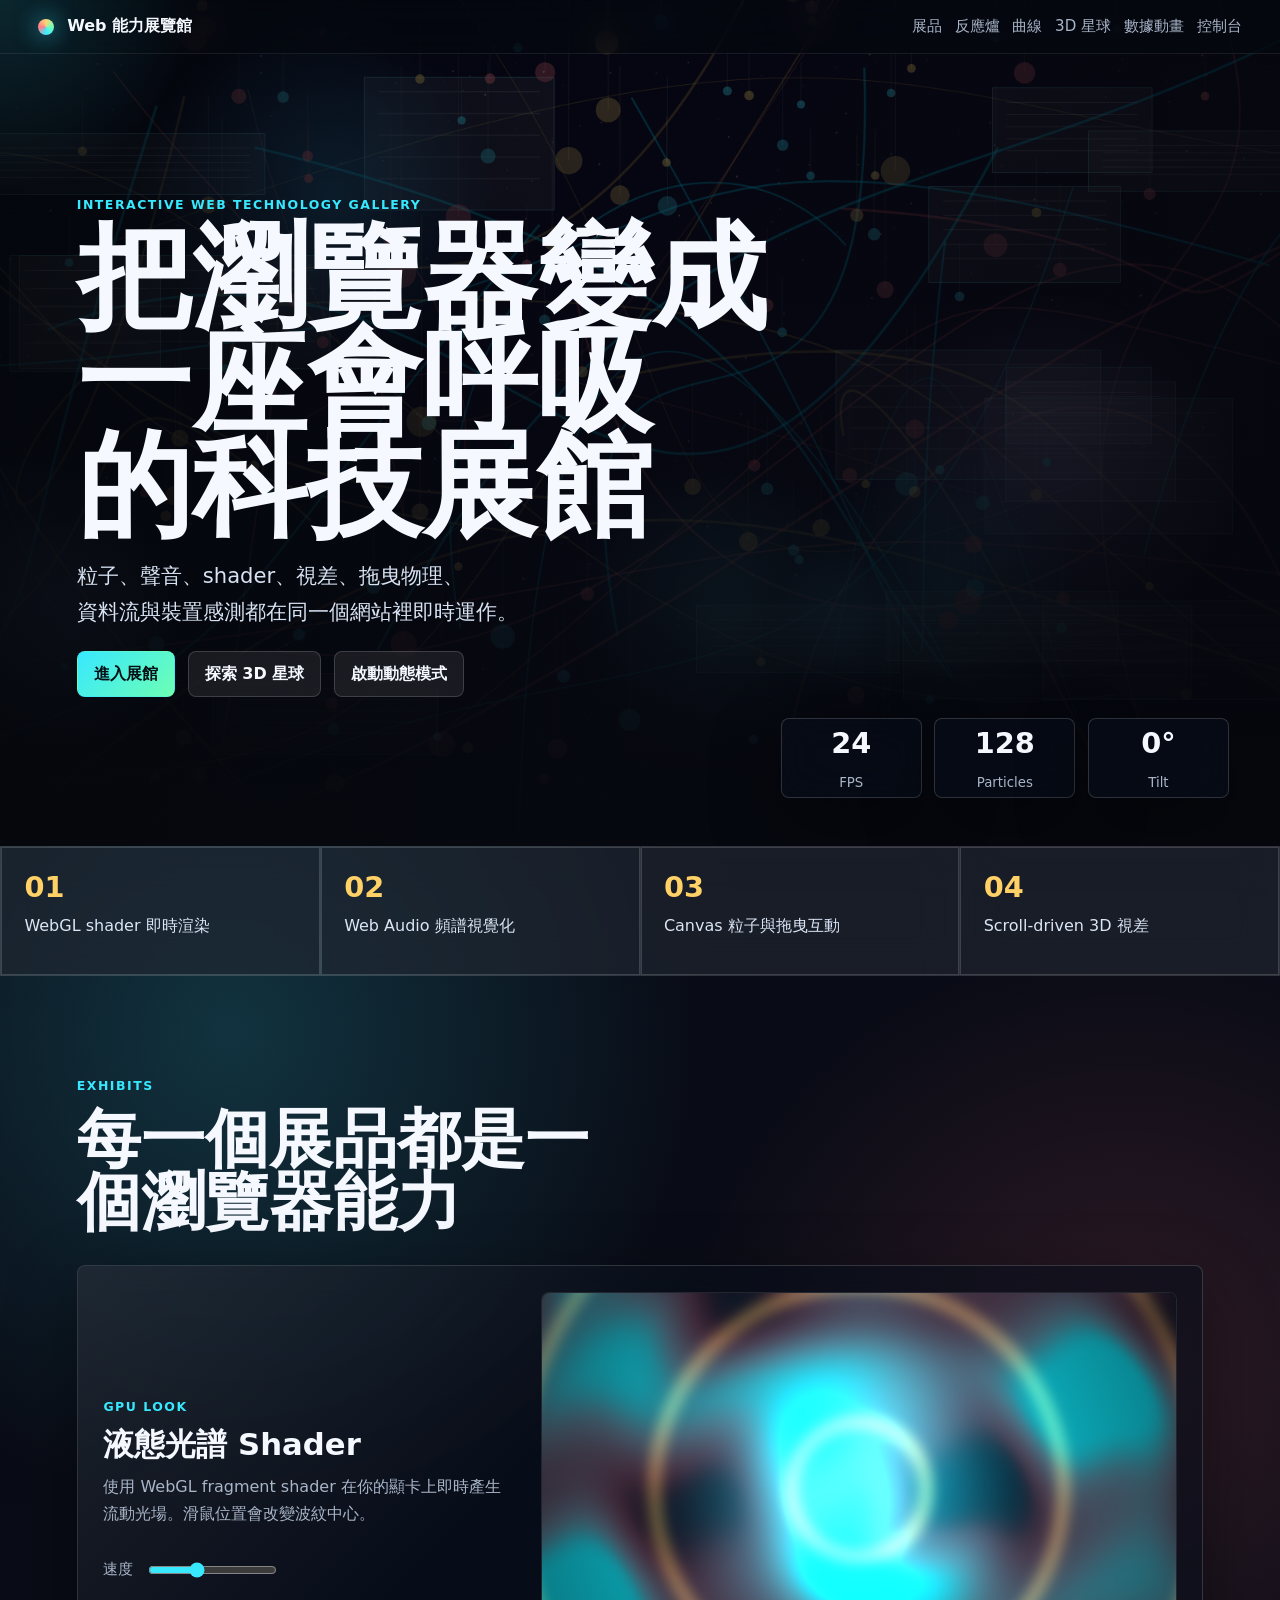
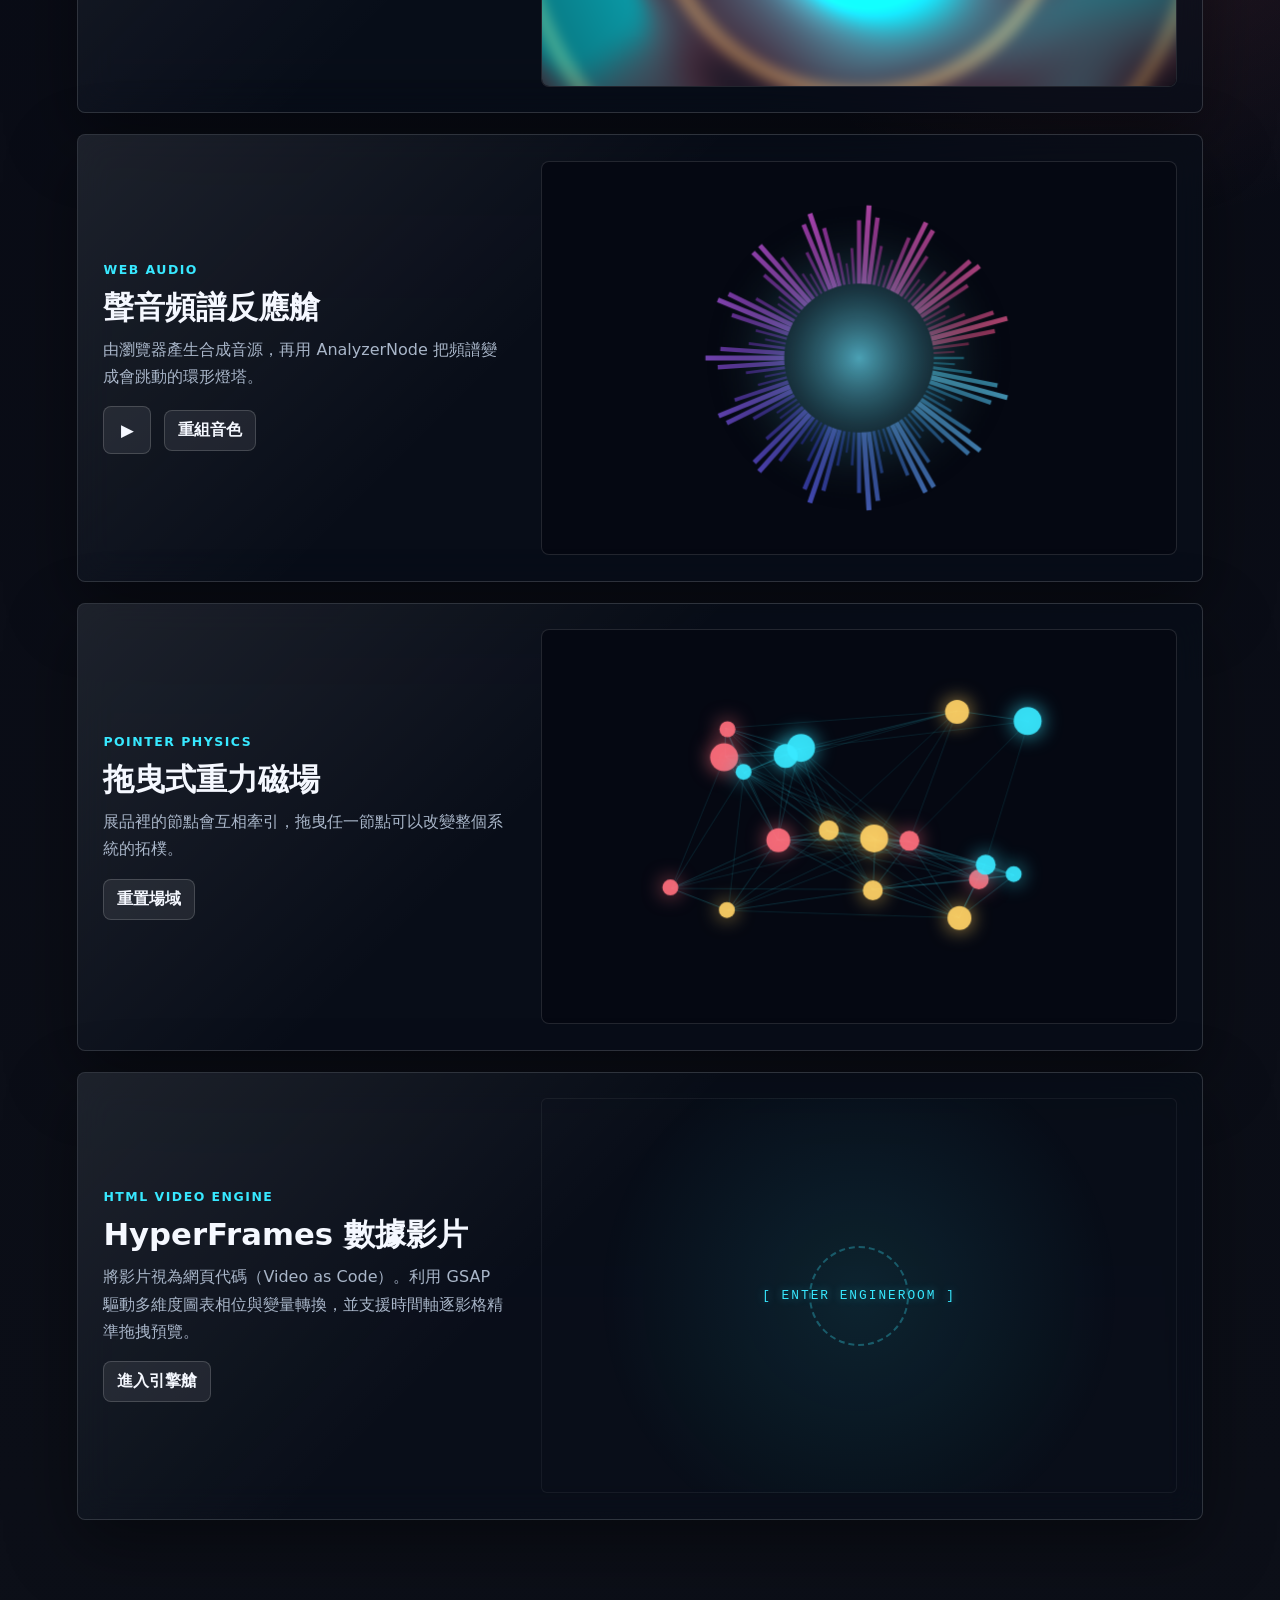
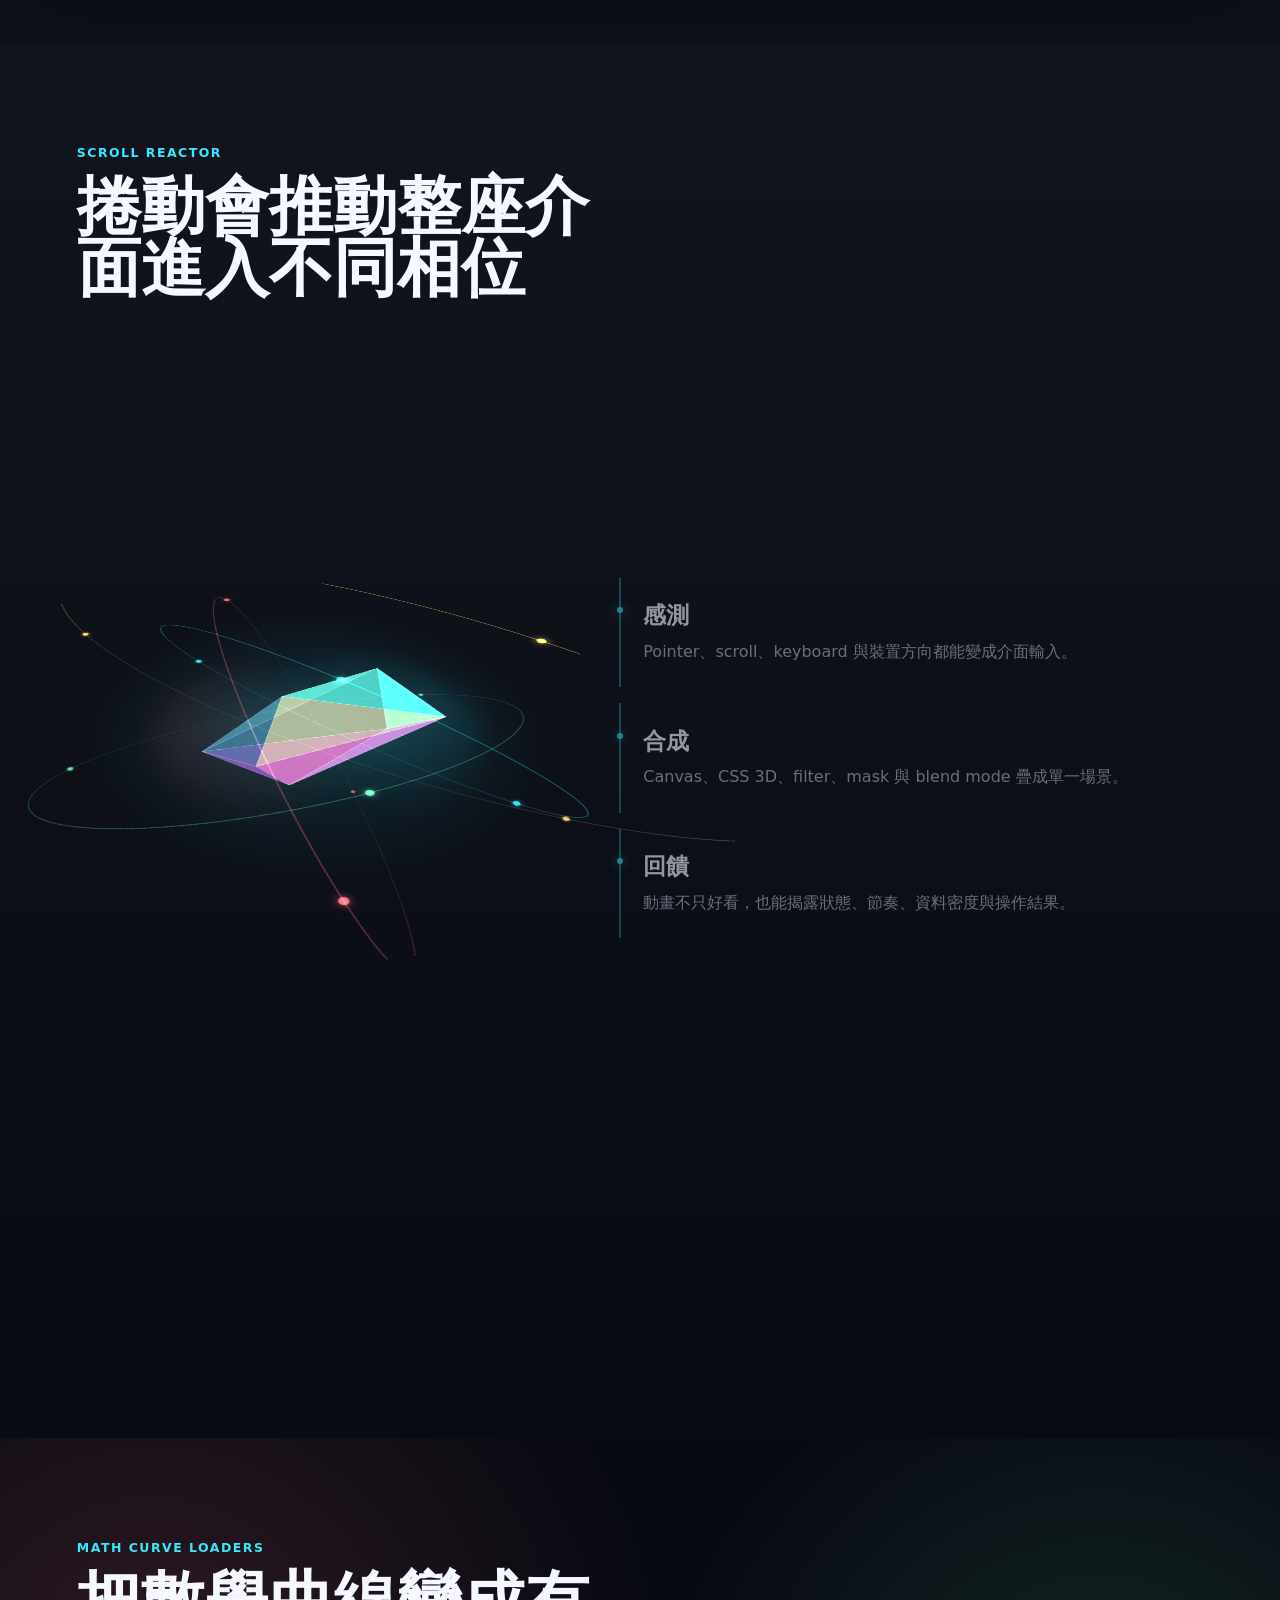
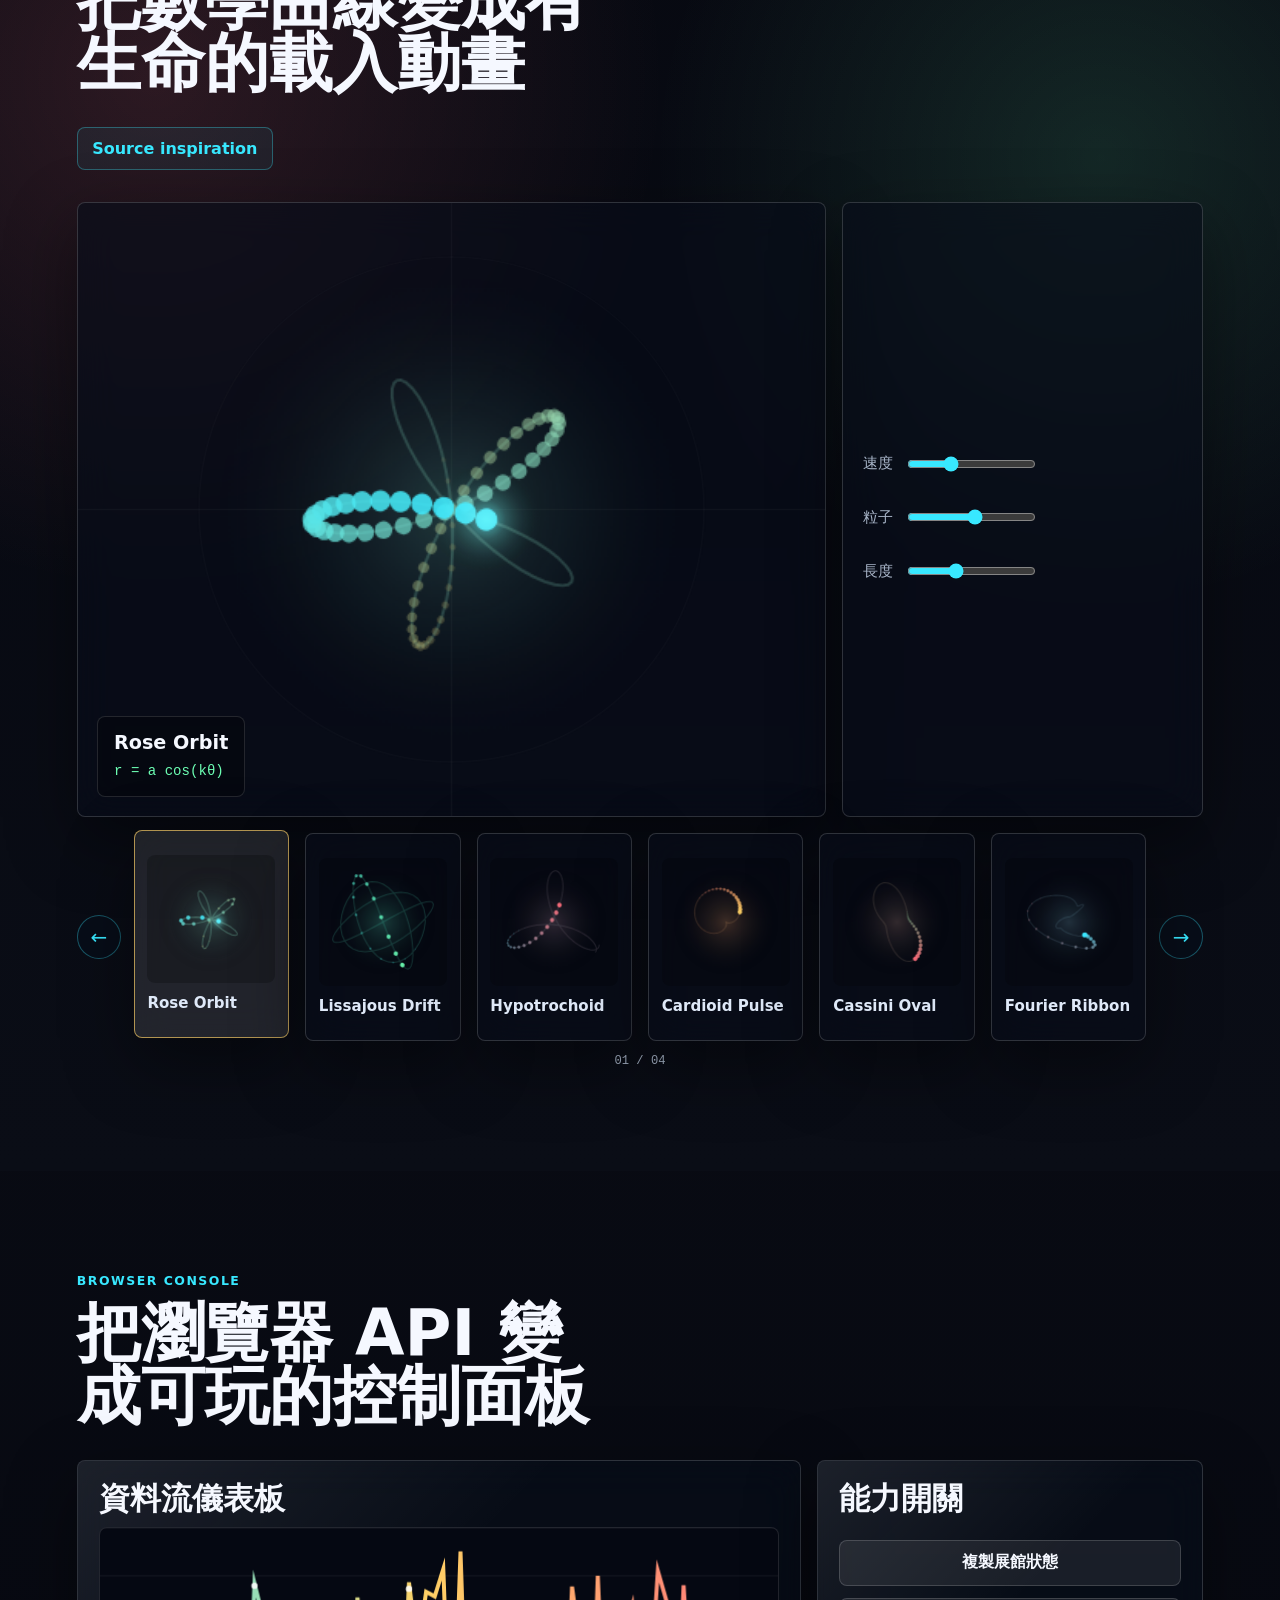
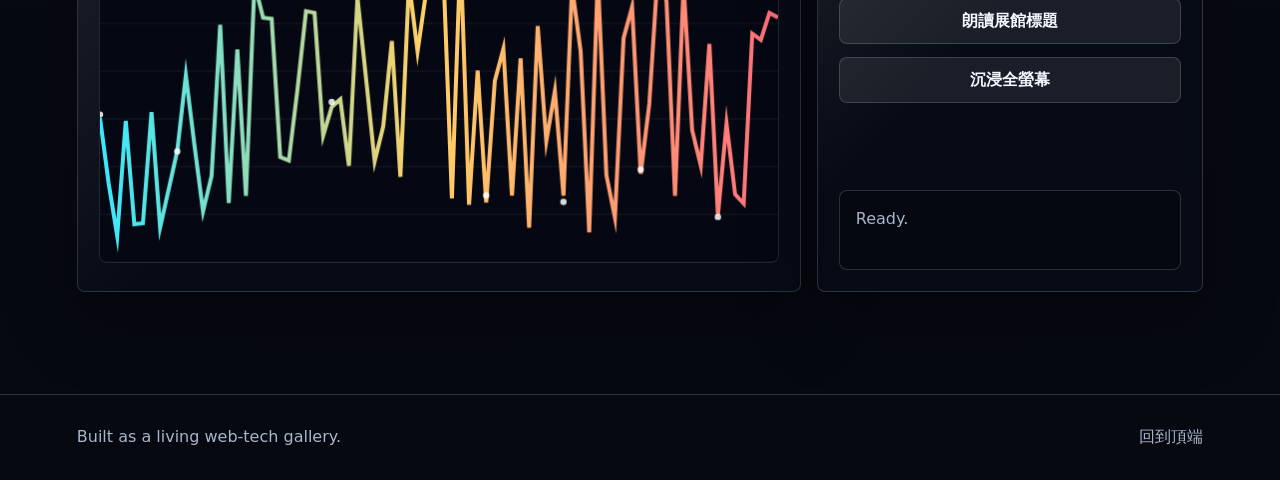
<file: index.html>
<!doctype html>
<html lang="zh-Hant">
  <head>
    <meta charset="utf-8">
    <meta name="viewport" content="width=device-width, initial-scale=1">
    <title>Web 能力展覽館</title>
    <meta name="description" content="一座展示現代網頁互動、視覺與瀏覽器能力的高科技展覽館。">
    <link rel="stylesheet" href="styles.css?v=20260618-curve-gallery-2">
  </head>
  <body>
    <div class="cursor-light" aria-hidden="true"></div>
    <header class="site-header">
      <a class="brand" href="#top" aria-label="回到首頁">
        <span class="brand-mark"></span>
        <span>Web 能力展覽館</span>
      </a>
      <nav class="nav-links" aria-label="主要導覽">
        <a href="#lab">展品</a>
        <a href="#reactor">反應爐</a>
        <a href="#curves">曲線</a>
        <a href="messenger/">3D 星球</a>
        <a href="hyperframes/">數據動畫</a>
        <a href="#console">控制台</a>
      </nav>
    </header>

    <main id="top">
      <section class="hero" aria-labelledby="hero-title">
        <img class="hero-image" src="assets/hero-lab.png" alt="未來感數位展館背景">
        <canvas id="starfield" class="hero-canvas" aria-hidden="true"></canvas>
        <div class="hero-overlay"></div>
        <div class="hero-content">
          <p class="eyebrow">Interactive Web Technology Gallery</p>
          <h1 id="hero-title">把瀏覽器變成<br>一座會呼吸<br>的科技展館</h1>
          <p class="hero-copy">粒子、聲音、shader、視差、拖曳物理、<br>資料流與裝置感測都在同一個網站裡即時運作。</p>
          <div class="hero-actions">
            <a class="button primary" href="#lab">進入展館</a>
            <a class="button ghost" href="messenger/">探索 3D 星球</a>
            <button class="button ghost" id="toggle-motion" type="button">啟動動態模式</button>
          </div>
        </div>
        <div class="hero-instruments" aria-label="即時狀態">
          <div><span id="fps">60</span><small>FPS</small></div>
          <div><span id="nodes">128</span><small>Particles</small></div>
          <div><span id="tilt">0°</span><small>Tilt</small></div>
        </div>
      </section>

      <section class="intro-band" aria-label="展示能力摘要">
        <div class="metric"><b>01</b><span>WebGL shader 即時渲染</span></div>
        <div class="metric"><b>02</b><span>Web Audio 頻譜視覺化</span></div>
        <div class="metric"><b>03</b><span>Canvas 粒子與拖曳互動</span></div>
        <div class="metric"><b>04</b><span>Scroll-driven 3D 視差</span></div>
      </section>

      <section id="lab" class="gallery" aria-labelledby="gallery-title">
        <div class="section-heading">
          <p class="eyebrow">Exhibits</p>
          <h2 id="gallery-title">每一個展品都是一個瀏覽器能力</h2>
        </div>

        <article class="exhibit shader-exhibit">
          <div class="exhibit-copy">
            <span class="tag">GPU Look</span>
            <h3>液態光譜 Shader</h3>
            <p>使用 WebGL fragment shader 在你的顯卡上即時產生流動光場。滑鼠位置會改變波紋中心。</p>
            <div class="control-row">
              <label for="shader-speed">速度</label>
              <input id="shader-speed" type="range" min="0.2" max="2.4" value="1.0" step="0.1">
            </div>
          </div>
          <canvas id="shader-canvas" class="shader-canvas" aria-label="即時 WebGL shader 展示"></canvas>
        </article>

        <article class="exhibit audio-exhibit">
          <div class="exhibit-copy">
            <span class="tag">Web Audio</span>
            <h3>聲音頻譜反應艙</h3>
            <p>由瀏覽器產生合成音源，再用 AnalyzerNode 把頻譜變成會跳動的環形燈塔。</p>
            <div class="button-row">
              <button class="icon-button" id="audio-toggle" type="button" aria-label="播放或暫停聲音">▶</button>
              <button class="button compact" id="random-tone" type="button">重組音色</button>
            </div>
          </div>
          <canvas id="audio-canvas" class="audio-canvas" aria-label="音訊頻譜視覺化"></canvas>
        </article>

        <article class="exhibit physics-exhibit">
          <div class="exhibit-copy">
            <span class="tag">Pointer Physics</span>
            <h3>拖曳式重力磁場</h3>
            <p>展品裡的節點會互相牽引，拖曳任一節點可以改變整個系統的拓樸。</p>
            <div class="button-row">
              <button class="button compact" id="reset-physics" type="button">重置場域</button>
            </div>
          </div>
          <canvas id="physics-canvas" class="physics-canvas" aria-label="可拖曳物理節點展示"></canvas>
        </article>

        <article class="exhibit video-exhibit">
          <div class="exhibit-copy">
            <span class="tag">HTML Video Engine</span>
            <h3>HyperFrames 數據影片</h3>
            <p>將影片視為網頁代碼（Video as Code）。利用 GSAP 驅動多維度圖表相位與變量轉換，並支援時間軸逐影格精準拖拽預覽。</p>
            <div class="button-row">
              <a class="button compact" href="hyperframes/">進入引擎艙</a>
            </div>
          </div>
          <div class="video-preview-canvas" style="background: radial-gradient(circle at center, rgba(56, 232, 255, 0.1) 0%, transparent 70%); display: grid; place-items: center; border-radius: 6px; border: 1px solid rgba(255,255,255,0.06); position: relative; overflow: hidden; min-height: 200px; width: 100%;">
            <div class="preview-glow-ring" style="width: 100px; height: 100px; border-radius: 50%; border: 2px dashed rgba(56, 232, 255, 0.3); animation: rotateMark 15s linear infinite; position: absolute;"></div>
            <a href="hyperframes/" style="position: absolute; font-family: 'JetBrains Mono', monospace; font-size: 0.8rem; letter-spacing: 2px; color: var(--cyan); text-shadow: 0 0 10px rgba(56, 232, 255, 0.4);">[ ENTER ENGINEROOM ]</a>
          </div>
        </article>
      </section>

      <section id="reactor" class="reactor" aria-labelledby="reactor-title">
        <div class="section-heading">
          <p class="eyebrow">Scroll Reactor</p>
          <h2 id="reactor-title">捲動會推動整座介面進入不同相位</h2>
        </div>
        <div class="reactor-grid">
          <div class="orbital-stage" aria-hidden="true">
            <div class="reactor-viewport">
              <canvas id="reactor-3d-canvas" class="reactor-3d-canvas" aria-hidden="true"></canvas>
              <div class="energy-core">
                <span class="core-shell"></span>
                <span class="core-facet facet-a"></span>
                <span class="core-facet facet-b"></span>
                <span class="core-facet facet-c"></span>
                <span class="core-spark spark-a"></span>
                <span class="core-spark spark-b"></span>
                <span class="core-spark spark-c"></span>
              </div>
              <span class="ring ring-a"></span>
              <span class="ring ring-b"></span>
              <span class="ring ring-c"></span>
              <span class="ring ring-d"></span>
              <span class="reactor-beam beam-a"></span>
              <span class="reactor-beam beam-b"></span>
              <span class="reactor-beam beam-c"></span>
            </div>
          </div>
          <div class="timeline">
            <div class="timeline-item">
              <b>感測</b>
              <span>Pointer、scroll、keyboard 與裝置方向都能變成介面輸入。</span>
            </div>
            <div class="timeline-item">
              <b>合成</b>
              <span>Canvas、CSS 3D、filter、mask 與 blend mode 疊成單一場景。</span>
            </div>
            <div class="timeline-item">
              <b>回饋</b>
              <span>動畫不只好看，也能揭露狀態、節奏、資料密度與操作結果。</span>
            </div>
          </div>
        </div>
      </section>

      <section id="curves" class="curve-lab" aria-labelledby="curve-title">
        <div class="section-heading curve-heading">
          <div>
            <p class="eyebrow">Math Curve Loaders</p>
            <h2 id="curve-title">把數學曲線變成有生命的載入動畫</h2>
            <a class="source-link" href="https://paidax01.github.io/math-curve-loaders/" target="_blank" rel="noreferrer">Source inspiration</a>
          </div>
        </div>
        <div class="curve-lab-grid">
          <div class="curve-stage">
            <canvas id="curve-main" class="curve-main" aria-label="數學曲線載入動畫主展示"></canvas>
            <div class="curve-readout">
              <b id="curve-name">Rose Orbit</b>
              <code id="curve-formula">r = a cos(kθ)</code>
            </div>
          </div>
          <div class="curve-controls">
            <div class="control-row">
              <label for="curve-speed">速度</label>
              <input id="curve-speed" type="range" min="0.35" max="2.4" value="1" step="0.05">
            </div>
            <div class="control-row">
              <label for="curve-particles">粒子</label>
              <input id="curve-particles" type="range" min="24" max="100" value="64" step="1">
            </div>
            <div class="control-row">
              <label for="curve-trail">長度</label>
              <input id="curve-trail" type="range" min="0.12" max="0.68" value="0.32" step="0.01">
            </div>
            <div class="curve-specific-controls" id="curve-specific-controls" hidden>
              <div class="curve-specific-heading">
                <span>Curve parameters</span>
                <button id="curve-params-reset" class="curve-reset-button" type="button" aria-label="重設曲線專屬參數" title="重設曲線專屬參數">↺</button>
              </div>
              <div class="curve-param-grid" id="curve-param-grid"></div>
            </div>
          </div>
        </div>
        <div class="curve-gallery">
          <button class="curve-page-button" id="curve-prev" type="button" aria-label="上一頁曲線" title="上一頁">←</button>
          <div class="curve-cards" aria-label="曲線載入器選擇">
            <button class="curve-card is-active" type="button" data-curve="rose">
              <canvas aria-hidden="true"></canvas>
              <span>Rose Orbit</span>
            </button>
            <button class="curve-card" type="button" data-curve="lissajous">
              <canvas aria-hidden="true"></canvas>
              <span>Lissajous Drift</span>
            </button>
            <button class="curve-card" type="button" data-curve="hypotrochoid">
              <canvas aria-hidden="true"></canvas>
              <span>Hypotrochoid</span>
            </button>
            <button class="curve-card" type="button" data-curve="cardioid">
              <canvas aria-hidden="true"></canvas>
              <span>Cardioid Pulse</span>
            </button>
            <button class="curve-card" type="button" data-curve="cassini">
              <canvas aria-hidden="true"></canvas>
              <span>Cassini Oval</span>
            </button>
            <button class="curve-card" type="button" data-curve="fourier">
              <canvas aria-hidden="true"></canvas>
              <span>Fourier Ribbon</span>
            </button>
          </div>
          <button class="curve-page-button" id="curve-next" type="button" aria-label="下一頁曲線" title="下一頁">→</button>
        </div>
        <div class="curve-page-status" id="curve-page-status" aria-live="polite">01 / 04</div>
      </section>

      <section id="console" class="console-section" aria-labelledby="console-title">
        <div class="section-heading">
          <p class="eyebrow">Browser Console</p>
          <h2 id="console-title">把瀏覽器 API 變成可玩的控制面板</h2>
        </div>
        <div class="console-grid">
          <div class="glass-panel">
            <h3>資料流儀表板</h3>
            <canvas id="data-canvas" class="data-canvas" aria-label="即時資料流圖表"></canvas>
          </div>
          <div class="glass-panel api-panel">
            <h3>能力開關</h3>
            <button class="button full" id="copy-report" type="button">複製展館狀態</button>
            <button class="button full" id="speak-title" type="button">朗讀展館標題</button>
            <button class="button full" id="fullscreen" type="button">沉浸全螢幕</button>
            <output id="api-output">Ready.</output>
          </div>
        </div>
      </section>
    </main>

    <footer class="site-footer">
      <span>Built as a living web-tech gallery.</span>
      <a href="#top">回到頂端</a>
    </footer>

    <script src="app.js?v=20260618-heart-wave-preset"></script>
  </body>
</html>
</file>
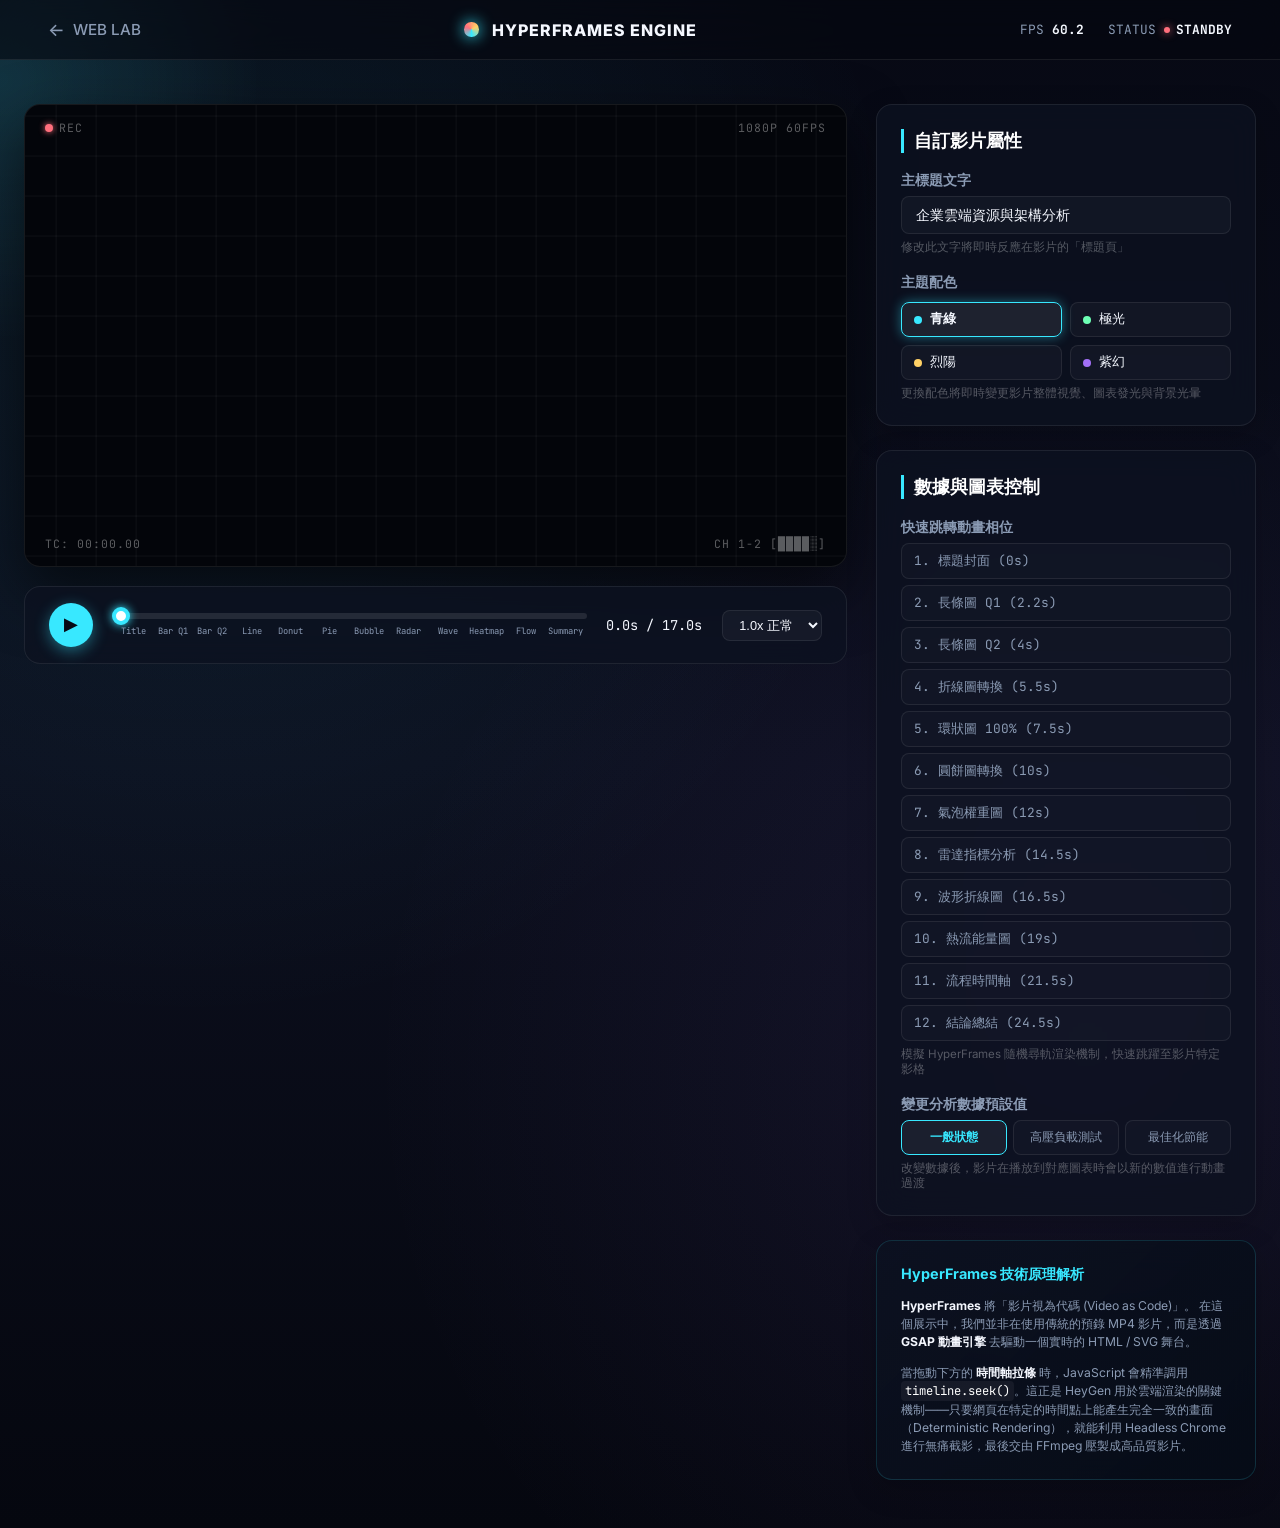
<file: hyperframes/index.html>
<!DOCTYPE html>
<html lang="zh-Hant">
<head>
  <meta charset="UTF-8">
  <meta name="viewport" content="width=device-width, initial-scale=1.0">
  <title>HyperFrames 數據影片引擎 | Web 能力展覽館</title>
  <link rel="stylesheet" href="styles.css?v=20260622">
  <link href="https://fonts.googleapis.com/css2?family=Inter:wght@400;500;600;700;800&family=JetBrains+Mono:wght@400;700&display=swap" rel="stylesheet">
</head>
<body class="theme-cyan">
  <!-- 背景發光特效 -->
  <div class="cursor-light" aria-hidden="true"></div>

  <!-- 頂部導覽列 -->
  <header class="site-header">
    <a class="back-link" href="../" aria-label="返回 Web 能力展覽館">
      <span class="back-arrow">←</span>
      <span class="back-text">WEB LAB</span>
    </a>
    <div class="brand">
      <span class="brand-mark"></span>
      <span>HYPERFRAMES ENGINE</span>
    </div>
    <div class="telemetry">
      <span>FPS <b id="fps-counter">60.0</b></span>
      <span>STATUS <b class="status-indicator">STANDBY</b></span>
    </div>
  </header>

  <!-- 主區塊格行 -->
  <main class="engine-layout">
    <!-- 左側：影片播放器舞台 -->
    <section class="player-stage">
      <div class="player-frame">
        <!-- 模擬相機邊框與畫面標記 -->
        <div class="camera-ui overlay-top-left">REC</div>
        <div class="camera-ui overlay-top-right">1080P 60FPS</div>
        <div class="camera-ui overlay-bottom-left">TC: <span id="timecode-display">00:00.00</span></div>
        <div class="camera-ui overlay-bottom-right">CH 1-2 [████░]</div>

        <!-- 影片渲染舞台 (16:9 比例) -->
        <div class="stage-viewport" id="video-stage">
          <!-- 掃描格線背景 -->
          <div class="grid-bg"></div>

          <!-- 幻燈片/卡片元件 1: 標題頁 (0s - 2s) -->
          <div class="stage-slide active" id="slide-title" data-start="0" data-duration="2">
            <div class="title-slide-content">
              <span class="slide-tag">PROJECT BRIEFING</span>
              <h1 class="video-title" id="stage-main-title">企業雲端資源與架構分析</h1>
              <p class="slide-desc">Data Impact & System Transitions</p>
              <div class="decor-line"></div>
            </div>
          </div>

          <!-- 幻燈片/卡片元件 2: 數據圖表頁 (2s - 14s) -->
          <div class="stage-slide" id="slide-charts" data-start="2" data-duration="12">
            <!-- 頂部浮動標題 -->
            <div class="chart-header">
              <span class="chart-subtitle" id="stage-chart-subtitle">系統資源使用率分析</span>
              <h2 class="chart-title" id="stage-chart-title">動態圖表相位轉換</h2>
            </div>

            <!-- SVG 圖表舞台 -->
            <div class="chart-container">
              <svg id="chart-svg" viewBox="0 0 800 450" xmlns="http://www.w3.org/2000/svg">
                <!-- 漸變與發光濾鏡 -->
                <defs>
                  <linearGradient id="primary-grad" x1="0%" y1="100%" x2="0%" y2="0%">
                    <stop offset="0%" stop-color="var(--theme-primary)" stop-opacity="0.05" />
                    <stop offset="100%" stop-color="var(--theme-primary)" stop-opacity="0.6" />
                  </linearGradient>
                  <linearGradient id="secondary-grad" x1="0%" y1="100%" x2="0%" y2="0%">
                    <stop offset="0%" stop-color="var(--theme-secondary)" stop-opacity="0.05" />
                    <stop offset="100%" stop-color="var(--theme-secondary)" stop-opacity="0.6" />
                  </linearGradient>
                  <filter id="glow-effect" x="-20%" y="-20%" width="140%" height="140%">
                    <feGaussianBlur stdDeviation="6" result="blur" />
                    <feComposite in="SourceGraphic" in2="blur" operator="over" />
                  </filter>
                </defs>

                <!-- 背景格線與標籤 -->
                <g class="chart-grid">
                  <!-- Y 軸參考線 -->
                  <line x1="100" y1="50" x2="700" y2="50" stroke="var(--grid-line)" stroke-dasharray="4" />
                  <line x1="100" y1="130" x2="700" y2="130" stroke="var(--grid-line)" stroke-dasharray="4" />
                  <line x1="100" y1="210" x2="700" y2="210" stroke="var(--grid-line)" stroke-dasharray="4" />
                  <line x1="100" y1="290" x2="700" y2="290" stroke="var(--grid-line)" stroke-dasharray="4" />
                  <line x1="100" y1="370" x2="700" y2="370" stroke="var(--grid-line)" />

                  <!-- Y 軸標籤 -->
                  <text x="80" y="55" fill="var(--muted)" font-size="12" text-anchor="end" font-family="JetBrains Mono">100%</text>
                  <text x="80" y="135" fill="var(--muted)" font-size="12" text-anchor="end" font-family="JetBrains Mono">75%</text>
                  <text x="80" y="215" fill="var(--muted)" font-size="12" text-anchor="end" font-family="JetBrains Mono">50%</text>
                  <text x="80" y="295" fill="var(--muted)" font-size="12" text-anchor="end" font-family="JetBrains Mono">25%</text>
                  <text x="80" y="375" fill="var(--muted)" font-size="12" text-anchor="end" font-family="JetBrains Mono">0%</text>
                </g>

                <!-- X 軸標籤群組 -->
                <g id="x-axis-labels" fill="var(--muted)" font-size="12" font-family="JetBrains Mono" text-anchor="middle">
                  <text x="180" y="405">CPU</text>
                  <text x="300" y="405">Memory</text>
                  <text x="420" y="405">Storage</text>
                  <text x="540" y="405">Network</text>
                  <text x="660" y="405">GPU</text>
                </g>

                <!-- 1. 長條圖 (Bar Chart) 元件群組 -->
                <g id="bar-chart-group" filter="url(#glow-effect)">
                  <rect class="bar-rect" x="155" y="370" width="50" height="0" fill="url(#primary-grad)" rx="4" />
                  <rect class="bar-rect" x="275" y="370" width="50" height="0" fill="url(#primary-grad)" rx="4" />
                  <rect class="bar-rect" x="395" y="370" width="50" height="0" fill="url(#primary-grad)" rx="4" />
                  <rect class="bar-rect" x="515" y="370" width="50" height="0" fill="url(#primary-grad)" rx="4" />
                  <rect class="bar-rect" x="635" y="370" width="50" height="0" fill="url(#primary-grad)" rx="4" />
                </g>

                <!-- 2. 折線圖 (Line Chart) 元件群組 (路徑與點) -->
                <g id="line-chart-group">
                  <path id="line-path" fill="none" stroke="var(--theme-primary)" stroke-width="5" filter="url(#glow-effect)" stroke-linecap="round" stroke-linejoin="round" />
                  <g id="line-points" filter="url(#glow-effect)"></g>
                </g>

                <!-- 3. 圓餅/環狀圖 (Donut Chart) 元件群組 -->
                <g id="donut-chart-group" transform="translate(400, 210)" style="opacity: 0;">
                  <!-- 外圈環形軌道 -->
                  <circle cx="0" cy="0" r="120" fill="none" stroke="var(--grid-line)" stroke-width="24" />
                  <!-- 環狀數據段 (Donut segments) -->
                  <circle id="donut-seg-1" cx="0" cy="0" r="120" fill="none" stroke="var(--theme-primary)" stroke-width="26" filter="url(#glow-effect)" transform="rotate(-90)" stroke-dasharray="753.98" stroke-dashoffset="753.98" stroke-linecap="round" />
                  <circle id="donut-seg-2" cx="0" cy="0" r="120" fill="none" stroke="var(--theme-secondary)" stroke-width="26" filter="url(#glow-effect)" transform="rotate(-90)" stroke-dasharray="753.98" stroke-dashoffset="753.98" stroke-linecap="round" />
                  <circle id="donut-seg-3" cx="0" cy="0" r="120" fill="none" stroke="var(--theme-accent)" stroke-width="26" filter="url(#glow-effect)" transform="rotate(-90)" stroke-dasharray="753.98" stroke-dashoffset="753.98" stroke-linecap="round" />
                  <circle id="donut-seg-4" cx="0" cy="0" r="120" fill="none" stroke="rgba(163, 112, 247, 1)" stroke-width="26" filter="url(#glow-effect)" transform="rotate(-90)" stroke-dasharray="753.98" stroke-dashoffset="753.98" stroke-linecap="round" />
                  <circle id="donut-center-glow" cx="0" cy="0" r="90" fill="rgba(56, 232, 255, 0.03)" filter="url(#glow-effect)" />
                  <!-- 中心數值 HUD -->
                  <g id="donut-center-hud">
                    <rect id="donut-value-card" x="-76" y="-42" width="152" height="84" rx="12" />
                    <line class="donut-value-scan" x1="-54" y1="4" x2="54" y2="4" />
                    <text id="donut-label-value" x="0" y="-13" fill="var(--ink)" font-size="44" font-weight="900" text-anchor="middle" font-family="JetBrains Mono">88%</text>
                    <text id="donut-label-title" x="0" y="28" fill="var(--muted)" font-size="11" font-weight="700" text-anchor="middle" letter-spacing="1.4">AVG LOAD</text>
                  </g>
                </g>

                <!-- 4. 雷達圖 (Radar Chart) 元件群組 -->
                <g id="radar-chart-group" transform="translate(400, 210)" style="opacity: 0;">
                  <!-- 雷達背景多邊形 -->
                  <polygon points="0,-140 133,-43 82,113 -82,113 -133,-43" fill="none" stroke="var(--grid-line)" stroke-width="1.5" />
                  <polygon points="0,-105 100,-32 62,85 -62,85 -100,-32" fill="none" stroke="var(--grid-line)" stroke-dasharray="4" />
                  <polygon points="0,-70 67,-22 41,57 -41,57 -67,-22" fill="none" stroke="var(--grid-line)" stroke-width="1" />
                  <polygon points="0,-35 33,-11 21,28 -21,28 -33,-11" fill="none" stroke="var(--grid-line)" stroke-dasharray="2" />
                  <!-- 網格軸線 -->
                  <line x1="0" y1="0" x2="0" y2="-140" stroke="var(--grid-line)" />
                  <line x1="0" y1="0" x2="133" y2="-43" stroke="var(--grid-line)" />
                  <line x1="0" y1="0" x2="82" y2="113" stroke="var(--grid-line)" />
                  <line x1="0" y1="0" x2="-82" y2="113" stroke="var(--grid-line)" />
                  <line x1="0" y1="0" x2="-133" y2="-43" stroke="var(--grid-line)" />
                  <!-- 雷達軸標籤 -->
                  <text x="0" y="-150" fill="var(--muted)" font-size="11" text-anchor="middle" font-family="JetBrains Mono">EFFICIENCY</text>
                  <text x="145" y="-38" fill="var(--muted)" font-size="11" text-anchor="start" font-family="JetBrains Mono">SPEED</text>
                  <text x="92" y="130" fill="var(--muted)" font-size="11" text-anchor="start" font-family="JetBrains Mono">STABILITY</text>
                  <text x="-92" y="130" fill="var(--muted)" font-size="11" text-anchor="end" font-family="JetBrains Mono">COST</text>
                  <text x="-145" y="-38" fill="var(--muted)" font-size="11" text-anchor="end" font-family="JetBrains Mono">SECURITY</text>
                  <!-- 數據多邊形 -->
                  <polygon id="radar-polygon" points="0,0 0,0 0,0 0,0 0,0" fill="rgba(56, 232, 255, 0.22)" stroke="var(--theme-primary)" stroke-width="3" filter="url(#glow-effect)" />
                  <g id="radar-dots" filter="url(#glow-effect)"></g>
                </g>

                <!-- 5. 圓餅圖 (Pie Chart) 元件群組 -->
                <g id="pie-chart-group" transform="translate(400, 210)" style="opacity: 0;">
                  <circle class="pie-orbit" cx="0" cy="0" r="128" />
                  <circle class="pie-inner-glow" cx="0" cy="0" r="48" />
                  <g id="pie-slices" filter="url(#glow-effect)">
                    <path id="pie-slice-1" class="pie-slice" fill="var(--theme-primary)" />
                    <path id="pie-slice-2" class="pie-slice" fill="var(--theme-secondary)" />
                    <path id="pie-slice-3" class="pie-slice" fill="var(--theme-accent)" />
                    <path id="pie-slice-4" class="pie-slice" fill="rgba(163, 112, 247, 0.9)" />
                  </g>
                  <circle class="pie-center-pin" cx="0" cy="0" r="5" />
                  <g id="pie-labels" font-family="JetBrains Mono" font-size="11" font-weight="800" fill="#fff" text-anchor="middle">
                    <text id="pie-label-1">40%</text>
                    <text id="pie-label-2">30%</text>
                    <text id="pie-label-3">20%</text>
                    <text id="pie-label-4">10%</text>
                  </g>
                </g>

                <!-- 6. 氣泡權重圖 (Bubble Weight Chart) 元件群組 -->
                <g id="bubble-chart-group" style="opacity: 0;">
                  <circle id="bubble-1" cx="240" cy="220" r="45" fill="rgba(56, 232, 255, 0.15)" stroke="var(--theme-primary)" stroke-width="2.5" filter="url(#glow-effect)" />
                  <circle id="bubble-2" cx="370" cy="150" r="38" fill="rgba(109, 255, 180, 0.15)" stroke="var(--theme-secondary)" stroke-width="2.5" filter="url(#glow-effect)" />
                  <circle id="bubble-3" cx="360" cy="290" r="30" fill="rgba(255, 209, 102, 0.15)" stroke="var(--theme-accent)" stroke-width="2.5" filter="url(#glow-effect)" />
                  <circle id="bubble-4" cx="490" cy="270" r="30" fill="rgba(255, 111, 125, 0.15)" stroke="#ff6f7d" stroke-width="2.5" filter="url(#glow-effect)" />
                  <circle id="bubble-5" cx="540" cy="160" r="24" fill="rgba(163, 112, 247, 0.15)" stroke="#a370f7" stroke-width="2.5" filter="url(#glow-effect)" />
                  <g font-family="JetBrains Mono" font-size="10" font-weight="700" fill="var(--ink)" text-anchor="middle">
                    <text x="240" y="215">CPU<tspan x="240" dy="13" fill="var(--theme-primary)">35%</tspan></text>
                    <text x="370" y="145">MEM<tspan x="370" dy="13" fill="var(--theme-secondary)">30%</tspan></text>
                    <text x="360" y="285">STOR<tspan x="360" dy="13" fill="var(--theme-accent)">15%</tspan></text>
                    <text x="490" y="265">NET<tspan x="490" dy="13" fill="#ff6f7d">12%</tspan></text>
                    <text x="540" y="155">GPU<tspan x="540" dy="13" fill="#a370f7">8%</tspan></text>
                  </g>
                </g>

                <!-- 7. 波形折線與桑基熱流圖 (Waveform & Sankey Chart) 元件群組 -->
                <g id="waveform-chart-group" style="opacity: 0;">
                  <!-- 左右垂直發光邊界線，完美對接波形折線與桑基熱流圖 -->
                  <line id="sankey-left-bar" x1="100" y1="100" x2="100" y2="320" stroke="var(--theme-primary)" stroke-width="3" filter="url(#glow-effect)" stroke-linecap="round" style="opacity: 0;" />
                  <line id="sankey-right-bar" x1="700" y1="100" x2="700" y2="320" stroke="var(--theme-primary)" stroke-width="3" filter="url(#glow-effect)" stroke-linecap="round" style="opacity: 0;" />

                  <path id="wave-path-1" fill="none" stroke="var(--theme-primary)" stroke-width="3" filter="url(#glow-effect)" stroke-linecap="round" />
                  <path id="wave-path-2" fill="none" stroke="var(--theme-secondary)" stroke-width="2.5" filter="url(#glow-effect)" stroke-linecap="round" />
                  <path id="wave-path-3" fill="none" stroke="var(--theme-accent)" stroke-width="2" filter="url(#glow-effect)" stroke-linecap="round" />
                  <line id="waveform-center-line" x1="100" y1="210" x2="700" y2="210" stroke="var(--grid-line)" />
                </g>

                <!-- 9. 流程時間軸 (Flowchart Timeline Chart) 元件群組 -->
                <g id="flowchart-chart-group" style="opacity: 0;">
                  <!-- 連接線 -->
                  <path id="flow-line-1" d="M 230,210 L 310,210" stroke="var(--grid-line)" stroke-width="4" stroke-linecap="round" />
                  <path id="flow-line-2" d="M 370,210 L 450,210" stroke="var(--grid-line)" stroke-width="4" stroke-linecap="round" />
                  <path id="flow-line-3" d="M 510,210 L 590,210" stroke="var(--grid-line)" stroke-width="4" stroke-linecap="round" />
                  <!-- 流動光點 -->
                  <circle id="flow-dot-1" cx="230" cy="210" r="4" fill="var(--theme-primary)" filter="url(#glow-effect)" style="opacity: 0;" />
                  <circle id="flow-dot-2" cx="370" cy="210" r="4" fill="var(--theme-secondary)" filter="url(#glow-effect)" style="opacity: 0;" />
                  <circle id="flow-dot-3" cx="510" cy="210" r="4" fill="var(--theme-accent)" filter="url(#glow-effect)" style="opacity: 0;" />
                  <!-- 流程節點 -->
                  <g class="flow-node" id="flow-node-1" transform="translate(200, 210)">
                    <circle cx="0" cy="0" r="26" fill="var(--panel-bg)" stroke="var(--theme-primary)" stroke-width="3" filter="url(#glow-effect)" />
                    <text x="0" y="5" font-family="JetBrains Mono" font-size="12" font-weight="700" fill="var(--theme-primary)" text-anchor="middle">01</text>
                    <text x="0" y="45" font-size="11" font-weight="600" fill="var(--muted)" text-anchor="middle">Data Ingest</text>
                  </g>
                  <g class="flow-node" id="flow-node-2" transform="translate(340, 210)">
                    <circle cx="0" cy="0" r="26" fill="var(--panel-bg)" stroke="var(--theme-secondary)" stroke-width="3" filter="url(#glow-effect)" />
                    <text x="0" y="5" font-family="JetBrains Mono" font-size="12" font-weight="700" fill="var(--theme-secondary)" text-anchor="middle">02</text>
                    <text x="0" y="45" font-size="11" font-weight="600" fill="var(--muted)" text-anchor="middle">Model Filter</text>
                  </g>
                  <g class="flow-node" id="flow-node-3" transform="translate(480, 210)">
                    <circle cx="0" cy="0" r="26" fill="var(--panel-bg)" stroke="var(--theme-accent)" stroke-width="3" filter="url(#glow-effect)" />
                    <text x="0" y="5" font-family="JetBrains Mono" font-size="12" font-weight="700" fill="var(--theme-accent)" text-anchor="middle">03</text>
                    <text x="0" y="45" font-size="11" font-weight="600" fill="var(--muted)" text-anchor="middle">Process CPU</text>
                  </g>
                  <g class="flow-node" id="flow-node-4" transform="translate(620, 210)">
                    <circle cx="0" cy="0" r="26" fill="var(--panel-bg)" stroke="rgba(163, 112, 247, 1)" stroke-width="3" filter="url(#glow-effect)" />
                    <text x="0" y="5" font-family="JetBrains Mono" font-size="12" font-weight="700" fill="rgba(163, 112, 247, 1)" text-anchor="middle">04</text>
                    <text x="0" y="45" font-size="11" font-weight="600" fill="var(--muted)" text-anchor="middle">Vault Store</text>
                  </g>
                </g>
              </svg>
            </div>
          </div>

          <!-- 幻燈片/卡片元件 3: 結論總結頁 (24.5s - 27.5s) -->
          <div class="stage-slide" id="slide-summary" data-start="24.5" data-duration="3">
            <div class="summary-slide-content">
              <span class="slide-tag">ANALYSIS COMPLETE</span>
              <h2 class="summary-headline">系統效能已最佳化</h2>
              <div class="summary-grid">
                <div class="summary-metric">
                  <span class="metric-val text-grow" id="metric-val-1">0%</span>
                  <span class="metric-lbl">資源效率提升</span>
                </div>
                <div class="summary-metric">
                  <span class="metric-val text-grow" id="metric-val-2">0%</span>
                  <span class="metric-lbl">伺服器成本降低</span>
                </div>
                <div class="summary-metric">
                  <span class="metric-val text-grow" id="metric-val-3">0ms</span>
                  <span class="metric-lbl">平均回應延遲</span>
                </div>
              </div>
              <div class="summary-footer">報告產出時間: 2026-06-22</div>
            </div>
          </div>
        </div>
      </div>

      <!-- 時間軸播放控制條 -->
      <div class="player-controls">
        <div class="btn-group">
          <button class="ctrl-btn" id="play-pause-btn" type="button" aria-label="播放影片">▶</button>
        </div>
        <div class="timeline-container">
          <input type="range" class="timeline-scrubber" id="timeline-scrubber" min="0" max="100" value="0" step="0.05">
          <!-- 時間刻度輔助線 -->
          <div class="timeline-ticks">
            <span>Title</span>
            <span>Bar Q1</span>
            <span>Bar Q2</span>
            <span>Line</span>
            <span>Donut</span>
            <span>Pie</span>
            <span>Bubble</span>
            <span>Radar</span>
            <span>Wave</span>
            <span>Heatmap</span>
            <span>Flow</span>
            <span>Summary</span>
          </div>
        </div>
        <div class="telemetry-compact">
          <span class="time-display" id="time-display">0.0s / 17.0s</span>
          <select id="speed-select" class="speed-select" aria-label="播放速度">
            <option value="0.5">0.5x 慢速</option>
            <option value="1" selected>1.0x 正常</option>
            <option value="2">2.0x 快速</option>
          </select>
        </div>
      </div>
    </section>

    <!-- 右側：影片編輯與自訂控制面板 -->
    <aside class="editor-sidebar">
      <div class="sidebar-section glass-panel">
        <h3 class="panel-section-title">自訂影片屬性</h3>
        
        <div class="control-group">
          <label for="input-main-title" class="control-label">主標題文字</label>
          <input type="text" id="input-main-title" class="form-input" value="企業雲端資源與架構分析" placeholder="修改影片首頁主標題...">
          <small class="helper-text">修改此文字將即時反應在影片的「標題頁」</small>
        </div>

        <div class="control-group">
          <label class="control-label">主題配色</label>
          <div class="color-presets">
            <button class="color-preset-btn is-active theme-cyan-btn" data-theme="cyan" type="button" title="霓虹青">
              <span class="color-dot" style="background-color: #38e8ff;"></span> 青綠
            </button>
            <button class="color-preset-btn theme-emerald-btn" data-theme="emerald" type="button" title="極光綠">
              <span class="color-dot" style="background-color: #6dffb4;"></span> 極光
            </button>
            <button class="color-preset-btn theme-solar-btn" data-theme="solar" type="button" title="烈陽金">
              <span class="color-dot" style="background-color: #ffd166;"></span> 烈陽
            </button>
            <button class="color-preset-btn theme-violet-btn" data-theme="violet" type="button" title="皇家紫">
              <span class="color-dot" style="background-color: #a370f7;"></span> 紫幻
            </button>
          </div>
          <small class="helper-text">更換配色將即時變更影片整體視覺、圖表發光與背景光暈</small>
        </div>
      </div>

      <div class="sidebar-section glass-panel">
        <h3 class="panel-section-title">數據與圖表控制</h3>
        
        <div class="control-group">
          <label class="control-label">快速跳轉動畫相位</label>
          <div class="phase-jump-group">
            <button class="jump-btn" data-time="0" type="button">1. 標題封面 (0s)</button>
            <button class="jump-btn" data-time="2.2" type="button">2. 長條圖 Q1 (2.2s)</button>
            <button class="jump-btn" data-time="4.0" type="button">3. 長條圖 Q2 (4s)</button>
            <button class="jump-btn" data-time="5.5" type="button">4. 折線圖轉換 (5.5s)</button>
            <button class="jump-btn" data-time="7.5" type="button">5. 環狀圖 100% (7.5s)</button>
            <button class="jump-btn" data-time="10.0" type="button">6. 圓餅圖轉換 (10s)</button>
            <button class="jump-btn" data-time="12.0" type="button">7. 氣泡權重圖 (12s)</button>
            <button class="jump-btn" data-time="14.5" type="button">8. 雷達指標分析 (14.5s)</button>
            <button class="jump-btn" data-time="16.5" type="button">9. 波形折線圖 (16.5s)</button>
            <button class="jump-btn" data-time="19.0" type="button">10. 熱流能量圖 (19s)</button>
            <button class="jump-btn" data-time="21.5" type="button">11. 流程時間軸 (21.5s)</button>
            <button class="jump-btn" data-time="24.5" type="button">12. 結論總結 (24.5s)</button>
          </div>
          <small class="helper-text">模擬 HyperFrames 隨機尋軌渲染機制，快速跳躍至影片特定影格</small>
        </div>

        <div class="control-group">
          <label class="control-label">變更分析數據預設值</label>
          <div class="data-preset-selector">
            <button class="preset-data-btn is-active" data-preset="normal" type="button">一般狀態</button>
            <button class="preset-data-btn" data-preset="stress" type="button">高壓負載測試</button>
            <button class="preset-data-btn" data-preset="optimized" type="button">最佳化節能</button>
          </div>
          <small class="helper-text">改變數據後，影片在播放到對應圖表時會以新的數值進行動畫過渡</small>
        </div>
      </div>

      <!-- 技術解說 -->
      <div class="sidebar-section glass-panel info-panel">
        <h4 class="info-title">HyperFrames 技術原理解析</h4>
        <p class="info-desc">
          <b>HyperFrames</b> 將「影片視為代碼 (Video as Code)」。
          在這個展示中，我們並非在使用傳統的預錄 MP4 影片，而是透過 <b>GSAP 動畫引擎</b> 去驅動一個實時的 HTML / SVG 舞台。
        </p>
        <p class="info-desc">
          當拖動下方的 <b>時間軸拉條</b> 時，JavaScript 會精準調用 <code>timeline.seek()</code>。這正是 HeyGen 用於雲端渲染的關鍵機制——只要網頁在特定的時間點上能產生完全一致的畫面（Deterministic Rendering），就能利用 Headless Chrome 進行無痛截影，最後交由 FFmpeg 壓製成高品質影片。
        </p>
      </div>
    </aside>
  </main>

  <!-- 導入 GSAP 與核心邏輯 -->
  <script src="https://cdnjs.cloudflare.com/ajax/libs/gsap/3.12.5/gsap.min.js"></script>
  <script src="app.js?v=20260622"></script>
</body>
</html>
</file>
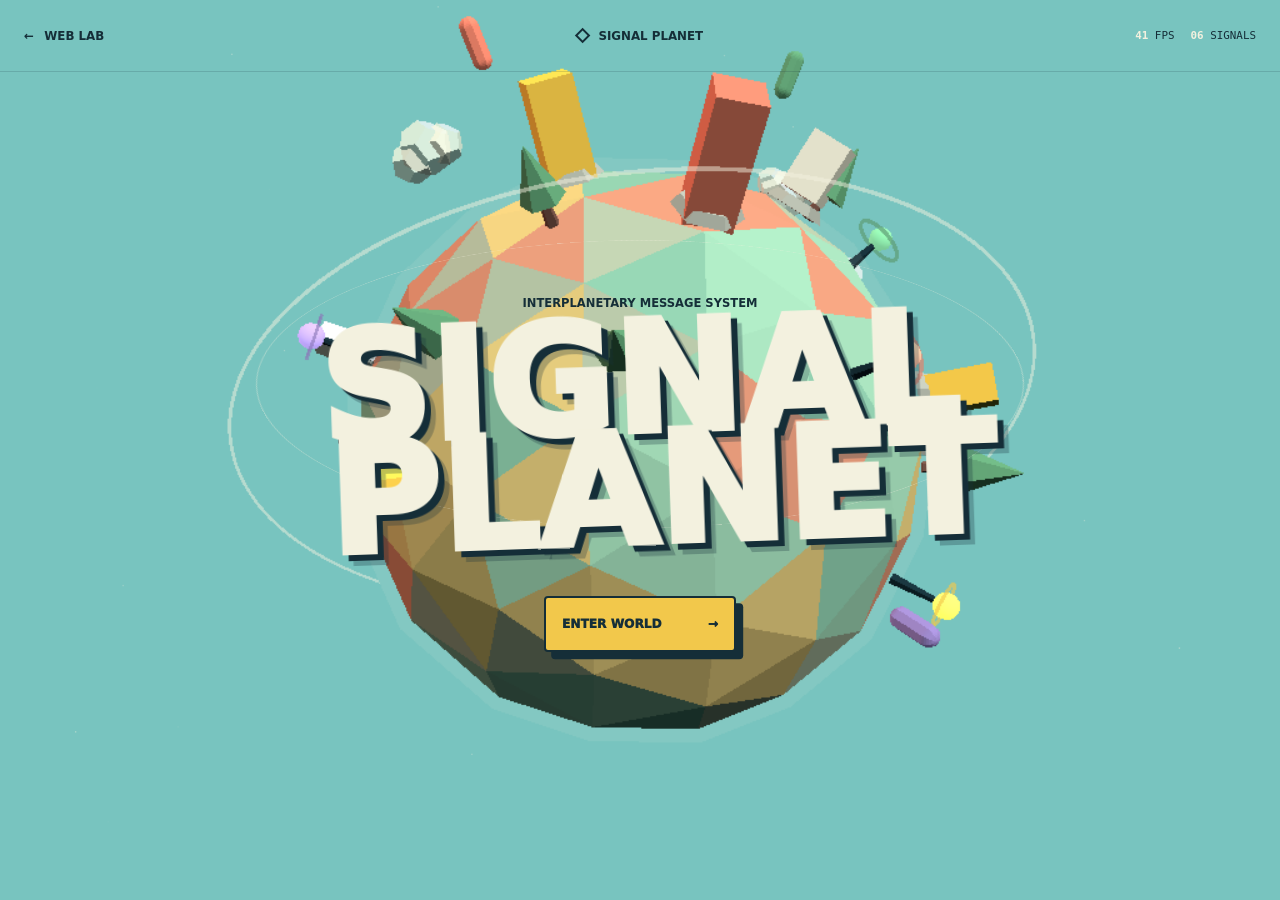
<file: messenger/index.html>
<!DOCTYPE html>
<html lang="zh-Hant">
<head>
  <meta charset="UTF-8">
  <meta name="viewport" content="width=device-width, initial-scale=1.0">
  <meta name="theme-color" content="#78c4bf">
  <title>Signal Planet | 3D 訊息星球</title>
  <link rel="stylesheet" href="styles.css?v=20260618-2">
</head>
<body>
  <canvas id="world" aria-label="可互動旋轉的 3D 訊息星球"></canvas>

  <header class="topbar">
    <a class="back-link" href="../" aria-label="返回 Web 能力展覽館">← <span>WEB LAB</span></a>
    <div class="brand" aria-label="Signal Planet">
      <span class="brand-mark"></span>
      <span>SIGNAL PLANET</span>
    </div>
    <div class="telemetry" aria-label="3D 場景狀態">
      <span><b id="fps">60</b> FPS</span>
      <span><b id="signal-count">06</b> SIGNALS</span>
    </div>
  </header>

  <main>
    <section class="intro" id="intro" aria-labelledby="intro-title">
      <p>INTERPLANETARY MESSAGE SYSTEM</p>
      <h1 id="intro-title"><span>SIGNAL</span><span>PLANET</span></h1>
      <div class="intro-orbit" aria-hidden="true"></div>
      <button class="enter-button" id="enter-world" type="button">
        <span>ENTER WORLD</span>
        <span aria-hidden="true">→</span>
      </button>
    </section>

    <section class="hud" id="hud" aria-label="訊息星球控制台">
      <aside class="signal-panel" aria-labelledby="signal-heading">
        <div class="panel-heading">
          <span id="signal-heading">ACTIVE SIGNALS</span>
          <b>ORBIT 04</b>
        </div>
        <div class="signal-list" id="signal-list"></div>
      </aside>

      <article class="message-panel" id="message-panel" aria-live="polite">
        <div class="message-meta">
          <span id="message-channel">FOREST NODE</span>
          <time id="message-time">NOW</time>
        </div>
        <blockquote id="message-copy">有些訊息不需要目的地，只需要一條願意繞行的軌道。</blockquote>
        <div class="message-author">
          <span id="message-avatar">A</span>
          <div>
            <b id="message-name">ASTER</b>
            <small id="message-location">NORTH CANOPY</small>
          </div>
        </div>
      </article>

      <div class="scene-tools" aria-label="場景工具">
        <button id="sound-toggle" type="button" aria-label="切換聲音" title="切換聲音">♪</button>
        <button id="reset-view" type="button" aria-label="重設視角" title="重設視角">↺</button>
      </div>

      <form class="composer" id="composer">
        <label for="message-input">NEW TRANSMISSION</label>
        <div class="composer-row">
          <input id="message-input" name="message" maxlength="72" autocomplete="off" placeholder="輸入一段訊息..." required>
          <button type="submit" aria-label="發射訊息" title="發射訊息">↑</button>
        </div>
      </form>
    </section>
  </main>

  <output class="toast" id="toast" aria-live="polite"></output>
  <div class="loading" id="loading" aria-live="polite">
    <span></span>
    <b>ASSEMBLING WORLD</b>
  </div>

  <script type="module" src="app.js?v=20260618-6"></script>
</body>
</html>
</file>
<file: styles.css>
:root {
  color-scheme: dark;
  --ink: #f5f8ff;
  --muted: #a9b6c9;
  --line: rgba(255, 255, 255, 0.16);
  --panel: rgba(10, 18, 30, 0.72);
  --cyan: #38e8ff;
  --coral: #ff6f7d;
  --gold: #ffd166;
  --mint: #6dffb4;
  --bg: #060911;
  --shadow: 0 24px 70px rgba(0, 0, 0, 0.42);
}

* {
  box-sizing: border-box;
}

html {
  scroll-behavior: smooth;
}

body {
  margin: 0;
  min-width: 320px;
  background:
    radial-gradient(circle at 18% 15%, rgba(56, 232, 255, 0.18), transparent 30rem),
    radial-gradient(circle at 88% 20%, rgba(255, 111, 125, 0.15), transparent 28rem),
    linear-gradient(180deg, #070914 0%, #0c0f18 45%, #070911 100%);
  color: var(--ink);
  font-family: Inter, ui-sans-serif, system-ui, -apple-system, BlinkMacSystemFont, "Segoe UI", sans-serif;
  letter-spacing: 0;
  overflow-x: hidden;
}

a {
  color: inherit;
  text-decoration: none;
}

button,
input {
  font: inherit;
}

.cursor-light {
  position: fixed;
  inset: auto;
  width: 26rem;
  height: 26rem;
  border-radius: 50%;
  pointer-events: none;
  z-index: 20;
  translate: -50% -50%;
  background: radial-gradient(circle, rgba(56, 232, 255, 0.14), transparent 65%);
  mix-blend-mode: screen;
}

.site-header {
  position: fixed;
  top: 0;
  left: 0;
  right: 0;
  z-index: 10;
  display: flex;
  align-items: center;
  justify-content: space-between;
  gap: 1rem;
  padding: 1rem clamp(1rem, 3vw, 3rem);
  border-bottom: 1px solid rgba(255, 255, 255, 0.08);
  background: rgba(5, 8, 15, 0.5);
  backdrop-filter: blur(18px);
}

.brand,
.nav-links {
  display: flex;
  align-items: center;
  gap: 0.8rem;
}

.brand {
  font-weight: 800;
}

.brand-mark {
  width: 1rem;
  height: 1rem;
  border-radius: 50%;
  background: conic-gradient(from 180deg, var(--cyan), var(--coral), var(--gold), var(--mint), var(--cyan));
  box-shadow: 0 0 24px rgba(56, 232, 255, 0.8);
}

.nav-links a {
  color: var(--muted);
  font-size: 0.94rem;
  transition: color 180ms ease;
}

.nav-links a:hover {
  color: var(--ink);
}

.hero {
  position: relative;
  min-height: 94svh;
  display: grid;
  align-items: center;
  padding: 8rem clamp(1rem, 6vw, 6rem) 5rem;
  overflow: hidden;
  isolation: isolate;
}

.hero-image,
.hero-canvas,
.hero-overlay {
  position: absolute;
  inset: 0;
  width: 100%;
  height: 100%;
}

.hero-image {
  object-fit: cover;
  filter: saturate(1.12) contrast(1.08);
  transform: scale(1.04);
  z-index: -4;
}

.hero-canvas {
  z-index: -3;
  opacity: 0.82;
}

.hero-overlay {
  z-index: -2;
  background:
    linear-gradient(90deg, rgba(5, 7, 12, 0.78) 0%, rgba(5, 7, 12, 0.36) 46%, rgba(5, 7, 12, 0.74) 100%),
    linear-gradient(180deg, rgba(5, 7, 12, 0.2) 0%, #070911 100%);
}

.hero-content {
  width: min(760px, 100%);
}

.eyebrow,
.tag {
  margin: 0 0 0.9rem;
  color: var(--cyan);
  font-size: 0.78rem;
  font-weight: 800;
  letter-spacing: 0.12em;
  text-transform: uppercase;
}

h1,
h2,
h3,
p {
  margin-top: 0;
}

h1 {
  margin-bottom: 1.3rem;
  max-width: 11ch;
  font-size: clamp(3.2rem, 9vw, 8rem);
  line-height: 0.9;
  overflow-wrap: anywhere;
  line-break: strict;
  text-wrap: balance;
}

h2 {
  margin-bottom: 1rem;
  font-size: clamp(2rem, 5vw, 4.8rem);
  line-height: 0.98;
}

h3 {
  margin-bottom: 0.8rem;
  font-size: clamp(1.45rem, 2.4vw, 2.5rem);
  line-height: 1.05;
}

.hero-copy {
  max-width: 40rem;
  color: #d7e2f2;
  font-size: clamp(1rem, 2vw, 1.32rem);
  line-height: 1.7;
  overflow-wrap: anywhere;
  word-break: break-word;
}

.hero-actions,
.button-row,
.control-row {
  display: flex;
  align-items: center;
  flex-wrap: wrap;
  gap: 0.8rem;
}

.button,
.icon-button {
  min-height: 2.8rem;
  border: 1px solid var(--line);
  border-radius: 8px;
  color: var(--ink);
  background: rgba(255, 255, 255, 0.08);
  cursor: pointer;
  transition: transform 180ms ease, background 180ms ease, border-color 180ms ease;
}

.button {
  display: inline-flex;
  align-items: center;
  justify-content: center;
  padding: 0.72rem 1rem;
  font-weight: 800;
}

.button:hover,
.icon-button:hover {
  transform: translateY(-2px);
  border-color: rgba(56, 232, 255, 0.55);
  background: rgba(255, 255, 255, 0.14);
}

.button.primary {
  color: #041016;
  background: linear-gradient(135deg, var(--cyan), var(--mint));
  border-color: transparent;
}

.button.ghost {
  backdrop-filter: blur(12px);
}

.button.compact {
  min-height: 2.45rem;
  padding: 0.58rem 0.8rem;
}

.button.full {
  width: 100%;
}

.icon-button {
  width: 3rem;
  height: 3rem;
  font-size: 1.05rem;
}

.hero-instruments {
  position: absolute;
  right: clamp(1rem, 4vw, 4rem);
  bottom: 3rem;
  display: grid;
  grid-template-columns: repeat(3, minmax(5.5rem, 1fr));
  gap: 0.8rem;
  width: min(28rem, calc(100% - 2rem));
}

.hero-instruments div,
.metric,
.glass-panel,
.exhibit {
  border: 1px solid var(--line);
  background: rgba(8, 14, 26, 0.58);
  box-shadow: var(--shadow);
  backdrop-filter: blur(18px);
}

.hero-instruments div {
  min-height: 5rem;
  border-radius: 8px;
  display: grid;
  place-items: center;
  text-align: center;
}

.hero-instruments span {
  display: block;
  font-size: 1.8rem;
  font-weight: 900;
}

.hero-instruments small {
  color: var(--muted);
}

.intro-band {
  display: grid;
  grid-template-columns: repeat(4, 1fr);
  gap: 1px;
  padding: 1px;
  background: var(--line);
}

.metric {
  min-height: 8rem;
  padding: 1.4rem;
  box-shadow: none;
}

.metric b {
  display: block;
  color: var(--gold);
  font-size: 1.8rem;
  margin-bottom: 0.75rem;
}

.metric span {
  color: #dbe6f6;
}

.gallery,
.reactor,
.curve-lab,
.console-section {
  padding: clamp(4rem, 8vw, 8rem) clamp(1rem, 6vw, 6rem);
}

.section-heading {
  width: min(920px, 100%);
  margin-bottom: 2rem;
}

.section-heading h2 {
  max-width: 12ch;
}

.exhibit {
  position: relative;
  display: grid;
  grid-template-columns: minmax(16rem, 0.78fr) minmax(20rem, 1.22fr);
  gap: clamp(1rem, 3vw, 2rem);
  align-items: stretch;
  min-height: 28rem;
  margin-bottom: 1.3rem;
  padding: clamp(1rem, 2.4vw, 1.6rem);
  border-radius: 8px;
  overflow: hidden;
}

.exhibit::before,
.glass-panel::before {
  content: "";
  position: absolute;
  inset: 0;
  pointer-events: none;
  background: linear-gradient(135deg, rgba(255, 255, 255, 0.12), transparent 42%);
  opacity: 0.72;
}

.exhibit-copy {
  position: relative;
  z-index: 1;
  display: flex;
  flex-direction: column;
  justify-content: center;
  min-width: 0;
}

.exhibit-copy p,
.timeline-item span {
  color: var(--muted);
  line-height: 1.7;
}

.control-row {
  margin-top: 1rem;
}

.control-row label {
  color: var(--muted);
  font-size: 0.92rem;
}

input[type="range"] {
  accent-color: var(--cyan);
}

.shader-canvas,
.audio-canvas,
.physics-canvas,
.data-canvas {
  position: relative;
  z-index: 1;
  width: 100%;
  min-height: 22rem;
  border-radius: 8px;
  border: 1px solid rgba(255, 255, 255, 0.12);
  background: #050812;
}

.reactor {
  background:
    linear-gradient(180deg, rgba(255, 255, 255, 0.04), transparent),
    #080b13;
  --reactor-progress: 0;
  --reactor-drag-x: 0deg;
  --reactor-drag-y: 0deg;
  min-height: 155svh;
  overflow: clip;
}

.reactor-grid {
  position: sticky;
  top: 5.4rem;
  display: grid;
  grid-template-columns: minmax(18rem, 0.9fr) minmax(18rem, 1.1fr);
  gap: clamp(2rem, 5vw, 4rem);
  align-items: center;
  min-height: calc(100svh - 7rem);
}

.orbital-stage {
  position: relative;
  min-height: 34rem;
  perspective: 1050px;
  perspective-origin: 45% 45%;
  display: grid;
  place-items: center;
  transform-style: preserve-3d;
}

.reactor-viewport {
  position: absolute;
  width: min(38rem, 82vw);
  aspect-ratio: 1;
  display: grid;
  place-items: center;
  transform-style: preserve-3d;
  transform:
    rotateX(calc(58deg - var(--reactor-progress) * 24deg))
    rotateX(var(--reactor-drag-y))
    rotateY(var(--reactor-drag-x))
    rotateZ(calc(-10deg + var(--reactor-progress) * 52deg))
    scale(calc(0.82 + var(--reactor-progress) * 0.34));
  filter: saturate(calc(1.05 + var(--reactor-progress) * 0.45));
  transition: filter 120ms linear;
  cursor: grab;
  touch-action: none;
  user-select: none;
}

.reactor-viewport.is-dragging {
  cursor: grabbing;
}

.reactor-3d-canvas {
  position: absolute;
  inset: -14%;
  width: 128%;
  height: 128%;
  z-index: 8;
  pointer-events: none;
}

.reactor-3d-canvas ~ .energy-core,
.reactor-3d-canvas ~ .ring,
.reactor-3d-canvas ~ .reactor-beam {
  opacity: 0;
}

.reactor-viewport::before,
.reactor-viewport::after {
  content: "";
  position: absolute;
  border-radius: 50%;
  pointer-events: none;
}

.reactor-viewport::before {
  width: 72%;
  height: 72%;
  background:
    radial-gradient(circle, rgba(56, 232, 255, 0.28), transparent 58%),
    conic-gradient(from calc(var(--reactor-progress) * 360deg), transparent, rgba(56, 232, 255, 0.24), transparent, rgba(255, 111, 125, 0.2), transparent);
  filter: blur(24px);
  opacity: calc(0.55 + var(--reactor-progress) * 0.35);
  transform: translateZ(-10rem) scale(calc(0.9 + var(--reactor-progress) * 0.35));
}

.reactor-viewport::after {
  width: 46%;
  height: 46%;
  border: 1px solid rgba(255, 255, 255, 0.13);
  background:
    linear-gradient(90deg, transparent 49%, rgba(255, 255, 255, 0.12) 50%, transparent 51%),
    linear-gradient(0deg, transparent 49%, rgba(255, 255, 255, 0.12) 50%, transparent 51%);
  transform: translateZ(-13rem) scale(calc(0.55 + var(--reactor-progress) * 0.7));
  opacity: calc(0.15 + var(--reactor-progress) * 0.45);
}

.energy-core {
  position: relative;
  width: 10.8rem;
  height: 10.8rem;
  transform:
    translateZ(calc(4.8rem + var(--reactor-progress) * 2.2rem))
    rotateX(calc(-14deg + var(--reactor-progress) * 18deg))
    rotateY(calc(-34deg + var(--reactor-progress) * 96deg))
    rotateZ(calc(var(--reactor-progress) * -34deg));
  transform-style: preserve-3d;
  z-index: 4;
}

.core-shell,
.core-facet,
.core-spark,
.ring,
.reactor-beam {
  position: absolute;
  inset: 0;
  margin: auto;
}

.core-shell {
  width: 100%;
  height: 100%;
  border-radius: 28% 72% 42% 58% / 48% 36% 64% 52%;
  background:
    linear-gradient(135deg, rgba(255, 255, 255, 0.92), rgba(56, 232, 255, 0.72) 24%, rgba(55, 93, 255, 0.62) 48%, rgba(255, 111, 125, 0.52) 76%, rgba(255, 209, 102, 0.72)),
    radial-gradient(circle at 34% 25%, rgba(255, 255, 255, 0.98), transparent 22%);
  clip-path: polygon(50% 0%, 88% 19%, 100% 56%, 72% 100%, 28% 100%, 0% 56%, 12% 19%);
  transform: translateZ(0.8rem);
  transform-style: preserve-3d;
  box-shadow:
    0 0 34px rgba(56, 232, 255, 0.76),
    0 0 110px rgba(56, 232, 255, 0.42),
    inset 0 0 34px rgba(255, 255, 255, 0.34);
  opacity: 0.96;
}

.core-shell::before,
.core-shell::after {
  content: "";
  position: absolute;
  inset: 12%;
  clip-path: polygon(50% 0%, 86% 24%, 72% 100%, 28% 100%, 14% 24%);
  background: linear-gradient(120deg, rgba(255, 255, 255, 0.52), transparent 42%, rgba(0, 0, 0, 0.18));
  mix-blend-mode: screen;
  transform: translateZ(1.6rem);
}

.core-shell::after {
  inset: 24%;
  transform: translateZ(2.8rem) rotate(72deg);
  background: linear-gradient(90deg, rgba(255, 255, 255, 0.65), transparent);
  opacity: calc(0.35 + var(--reactor-progress) * 0.45);
}

.core-facet {
  width: 68%;
  height: 68%;
  border: 1px solid rgba(255, 255, 255, 0.28);
  clip-path: polygon(50% 0, 100% 50%, 50% 100%, 0 50%);
  mix-blend-mode: screen;
}

.facet-a {
  transform: translateZ(3.2rem) rotateY(36deg) rotate(16deg);
  background: linear-gradient(135deg, rgba(56, 232, 255, 0.25), transparent);
}

.facet-b {
  transform: translateZ(5rem) rotateX(54deg) rotate(80deg) scale(0.76);
  background: linear-gradient(135deg, rgba(255, 111, 125, 0.22), transparent);
}

.facet-c {
  transform: translateZ(-1.8rem) rotateY(-58deg) rotate(132deg) scale(0.72);
  background: linear-gradient(135deg, rgba(255, 209, 102, 0.26), transparent);
}

.core-spark {
  width: 0.55rem;
  height: 0.55rem;
  border-radius: 50%;
  background: #fff;
  box-shadow: 0 0 18px currentColor;
  color: var(--cyan);
  transform:
    rotate(var(--spark-angle))
    translateX(calc(8.6rem + var(--reactor-progress) * 4rem))
    translateZ(var(--spark-z));
  opacity: calc(0.35 + var(--reactor-progress) * 0.58);
}

.spark-a { --spark-angle: 18deg; --spark-z: 5rem; color: var(--cyan); }
.spark-b { --spark-angle: 154deg; --spark-z: -3rem; color: var(--coral); }
.spark-c { --spark-angle: 278deg; --spark-z: 1.5rem; color: var(--gold); }

.ring {
  border-radius: 50%;
  border: 1px solid rgba(255, 255, 255, 0.34);
  box-shadow:
    0 0 30px rgba(56, 232, 255, 0.2),
    inset 0 0 18px rgba(255, 255, 255, 0.05);
  transform-style: preserve-3d;
  opacity: calc(0.45 + var(--reactor-progress) * 0.5);
}

.ring::before,
.ring::after {
  content: "";
  position: absolute;
  width: 0.8rem;
  height: 0.8rem;
  border-radius: 50%;
  background: currentColor;
  box-shadow: 0 0 24px currentColor;
  top: 50%;
  left: 50%;
  transform:
    rotate(var(--node-angle))
    translateX(calc(var(--ring-radius) / 2))
    translateY(-50%)
    translateZ(1.4rem);
}

.ring::after {
  opacity: 0.58;
  transform:
    rotate(calc(var(--node-angle) + 180deg))
    translateX(calc(var(--ring-radius) / 2))
    translateY(-50%)
    translateZ(-1.4rem);
}

.ring-a {
  --ring-radius: 21rem;
  --node-angle: calc(40deg + var(--reactor-progress) * 270deg);
  width: var(--ring-radius);
  height: var(--ring-radius);
  color: var(--cyan);
  transform: translateZ(5.5rem) rotateX(70deg) rotateZ(calc(20deg + var(--reactor-progress) * 180deg));
}

.ring-b {
  --ring-radius: 28rem;
  --node-angle: calc(190deg - var(--reactor-progress) * 250deg);
  width: var(--ring-radius);
  height: var(--ring-radius);
  color: var(--coral);
  transform: translateZ(-4rem) rotateX(52deg) rotateY(24deg) rotateZ(calc(-26deg - var(--reactor-progress) * 220deg));
  border-color: rgba(255, 111, 125, 0.46);
}

.ring-c {
  --ring-radius: 34rem;
  --node-angle: calc(310deg + var(--reactor-progress) * 310deg);
  width: var(--ring-radius);
  height: var(--ring-radius);
  color: var(--gold);
  transform: translateZ(9rem) rotateX(74deg) rotateZ(calc(-34deg + var(--reactor-progress) * 260deg));
  border-color: rgba(255, 209, 102, 0.42);
}

.ring-d {
  --ring-radius: 24rem;
  --node-angle: calc(96deg - var(--reactor-progress) * 330deg);
  width: var(--ring-radius);
  height: var(--ring-radius);
  color: var(--mint);
  border-style: dashed;
  border-color: rgba(109, 255, 180, 0.38);
  transform: translateZ(-8rem) rotateX(38deg) rotateY(-46deg) rotateZ(calc(12deg + var(--reactor-progress) * -300deg));
}

.reactor-beam {
  width: 130%;
  height: 2px;
  border-radius: 999px;
  background: linear-gradient(90deg, transparent, rgba(56, 232, 255, 0.7), rgba(255, 255, 255, 0.9), transparent);
  box-shadow: 0 0 22px rgba(56, 232, 255, 0.52);
  opacity: calc(0.1 + var(--reactor-progress) * 0.62);
  transform-origin: center;
}

.beam-a {
  transform:
    translateZ(11rem)
    rotateY(28deg)
    rotate(calc(16deg + var(--reactor-progress) * 58deg))
    translateY(calc(-4rem + var(--reactor-progress) * 2rem));
}

.beam-b {
  background: linear-gradient(90deg, transparent, rgba(255, 111, 125, 0.58), transparent);
  transform:
    translateZ(-9rem)
    rotateX(36deg)
    rotate(calc(116deg - var(--reactor-progress) * 44deg))
    translateY(calc(5rem - var(--reactor-progress) * 3rem));
}

.beam-c {
  background: linear-gradient(90deg, transparent, rgba(255, 209, 102, 0.5), transparent);
  transform:
    translateZ(2rem)
    rotateY(-42deg)
    rotate(calc(-38deg + var(--reactor-progress) * 96deg))
    translateY(calc(2rem + var(--reactor-progress) * 3rem));
}

.timeline {
  display: grid;
  gap: 1rem;
  transform: translateY(calc((0.5 - var(--reactor-progress)) * 4rem));
  transition: transform 120ms linear;
}

.timeline-item {
  position: relative;
  padding: 1.4rem 0 1.4rem 1.4rem;
  border-left: 2px solid rgba(56, 232, 255, 0.45);
  opacity: 0.58;
  transform: translateX(0);
  transition: opacity 220ms ease, transform 220ms ease, border-color 220ms ease, filter 220ms ease;
}

.timeline-item::before {
  content: "";
  position: absolute;
  left: -0.35rem;
  top: 1.7rem;
  width: 0.62rem;
  height: 0.62rem;
  border-radius: 50%;
  background: rgba(56, 232, 255, 0.9);
  box-shadow: 0 0 18px rgba(56, 232, 255, 0.75);
  scale: 0.6;
  transition: scale 220ms ease, background 220ms ease;
}

.timeline-item.is-entering {
  opacity: 0.78;
  transform: translateX(0.35rem);
  border-color: rgba(56, 232, 255, 0.72);
}

.timeline-item.is-active {
  opacity: 1;
  transform: translateX(0.82rem);
  border-color: rgba(255, 209, 102, 0.96);
}

.timeline-item.is-exiting {
  opacity: 0.62;
  transform: translateX(0.22rem) scale(0.985);
  border-color: rgba(255, 111, 125, 0.7);
  filter: saturate(0.78);
}

.timeline-item.is-entering::before {
  scale: 0.9;
  background: var(--cyan);
}

.timeline-item.is-exiting::before {
  scale: 0.72;
  background: var(--coral);
  box-shadow: 0 0 16px rgba(255, 111, 125, 0.62);
}

.timeline-item.is-active::before {
  scale: 1.15;
  background: var(--gold);
}

.timeline-item b {
  display: block;
  margin-bottom: 0.4rem;
  font-size: 1.45rem;
}

.console-grid {
  display: grid;
  grid-template-columns: 1.5fr 0.8fr;
  gap: 1rem;
}

.curve-lab {
  background:
    radial-gradient(circle at 12% 18%, rgba(255, 111, 125, 0.15), transparent 32rem),
    radial-gradient(circle at 86% 24%, rgba(109, 255, 180, 0.12), transparent 28rem),
    linear-gradient(180deg, #070911, #0a0d16);
}

.curve-heading {
  display: flex;
  align-items: end;
  justify-content: space-between;
  gap: 1rem;
  width: min(1120px, 100%);
}

.curve-heading .source-link {
  margin-top: 1rem;
  width: fit-content;
}

.curve-lab-grid {
  display: grid;
  grid-template-columns: minmax(22rem, 1.35fr) minmax(16rem, 0.65fr);
  gap: 1rem;
  align-items: stretch;
  margin-bottom: 1rem;
}

.curve-stage,
.curve-controls,
.curve-card {
  border: 1px solid var(--line);
  border-radius: 8px;
  background: rgba(8, 14, 26, 0.64);
  box-shadow: var(--shadow);
  backdrop-filter: blur(18px);
}

.curve-stage {
  position: relative;
  min-height: clamp(26rem, 48vw, 40rem);
  overflow: hidden;
}

.curve-stage::before {
  content: "";
  position: absolute;
  inset: 0;
  background:
    linear-gradient(90deg, transparent 49.8%, rgba(255, 255, 255, 0.08) 50%, transparent 50.2%),
    linear-gradient(0deg, transparent 49.8%, rgba(255, 255, 255, 0.08) 50%, transparent 50.2%),
    radial-gradient(circle, transparent 0 52%, rgba(255, 255, 255, 0.05) 52.2%, transparent 52.6%);
  opacity: 0.42;
  pointer-events: none;
}

.curve-main {
  position: absolute;
  inset: 0;
  width: 100%;
  height: 100%;
}

.curve-readout {
  position: absolute;
  left: 1.2rem;
  bottom: 1.2rem;
  display: grid;
  gap: 0.45rem;
  max-width: calc(100% - 2.4rem);
  padding: 0.85rem 1rem;
  border: 1px solid rgba(255, 255, 255, 0.12);
  border-radius: 8px;
  background: rgba(0, 0, 0, 0.28);
}

.curve-readout b {
  font-size: 1.2rem;
}

.curve-readout code {
  color: var(--mint);
  font: 0.88rem/1.5 ui-monospace, SFMono-Regular, Menlo, Consolas, monospace;
  white-space: normal;
}

.curve-controls {
  display: flex;
  flex-direction: column;
  justify-content: center;
  gap: 1.1rem;
  min-height: 15rem;
  padding: 1.2rem;
}

.curve-controls.has-specific-controls {
  justify-content: flex-start;
}

.curve-specific-controls {
  display: grid;
  gap: 0.9rem;
  margin-top: 0.35rem;
  padding-top: 1rem;
  border-top: 1px solid var(--line);
}

.curve-specific-controls[hidden] {
  display: none;
}

.curve-specific-heading,
.curve-param-head {
  display: flex;
  align-items: center;
  justify-content: space-between;
  gap: 0.75rem;
}

.curve-specific-heading > span {
  color: var(--cyan);
  font-size: 0.72rem;
  font-weight: 800;
  letter-spacing: 0;
  text-transform: uppercase;
}

.curve-reset-button {
  display: grid;
  width: 2rem;
  height: 2rem;
  padding: 0;
  place-items: center;
  color: var(--muted);
  border: 1px solid var(--line);
  border-radius: 50%;
  background: rgba(255, 255, 255, 0.04);
  cursor: pointer;
}

.curve-reset-button:hover {
  color: var(--ink);
  border-color: var(--cyan);
}

.curve-param-grid {
  display: grid;
  grid-template-columns: repeat(2, minmax(0, 1fr));
  gap: 0.8rem;
}

.curve-param {
  display: grid;
  gap: 0.5rem;
  min-width: 0;
  padding: 0.7rem;
  border: 1px solid rgba(255, 255, 255, 0.08);
  border-radius: 8px;
  background: rgba(255, 255, 255, 0.025);
}

.curve-param label,
.curve-param output {
  color: var(--muted);
  font-size: 0.74rem;
}

.curve-param output {
  color: var(--ink);
  font-family: ui-monospace, SFMono-Regular, Menlo, Consolas, monospace;
}

.curve-param input {
  width: 100%;
  min-width: 0;
}

.source-link {
  display: inline-flex;
  align-items: center;
  justify-content: center;
  min-height: 2.7rem;
  padding: 0.65rem 0.9rem;
  color: var(--cyan);
  border: 1px solid rgba(56, 232, 255, 0.32);
  border-radius: 8px;
  background: rgba(56, 232, 255, 0.06);
  font-weight: 800;
  white-space: nowrap;
}

.curve-cards {
  display: grid;
  grid-template-columns: repeat(6, minmax(0, 1fr));
  gap: 1rem;
}

.curve-gallery {
  display: grid;
  grid-template-columns: 2.75rem minmax(0, 1fr) 2.75rem;
  gap: 0.8rem;
  align-items: center;
}

.curve-page-button {
  display: grid;
  width: 2.75rem;
  height: 2.75rem;
  padding: 0;
  place-items: center;
  color: var(--cyan);
  border: 1px solid rgba(56, 232, 255, 0.34);
  border-radius: 50%;
  background: rgba(8, 14, 26, 0.82);
  font-size: 1.25rem;
  cursor: pointer;
  transition: color 180ms ease, border-color 180ms ease, background 180ms ease, transform 180ms ease;
}

.curve-page-button:hover {
  color: #07101d;
  border-color: var(--cyan);
  background: var(--cyan);
  transform: scale(1.06);
}

.curve-page-button:focus-visible {
  outline: 2px solid var(--gold);
  outline-offset: 3px;
}

.curve-page-status {
  margin-top: 0.85rem;
  color: var(--muted);
  font-family: "JetBrains Mono", "SFMono-Regular", Consolas, monospace;
  font-size: 0.76rem;
  text-align: center;
}

.curve-cards.is-page-changing .curve-card {
  animation: curve-card-enter 260ms ease-out both;
}

.curve-cards.is-page-changing .curve-card:nth-child(2) { animation-delay: 25ms; }
.curve-cards.is-page-changing .curve-card:nth-child(3) { animation-delay: 50ms; }
.curve-cards.is-page-changing .curve-card:nth-child(4) { animation-delay: 75ms; }
.curve-cards.is-page-changing .curve-card:nth-child(5) { animation-delay: 100ms; }
.curve-cards.is-page-changing .curve-card:nth-child(6) { animation-delay: 125ms; }

@keyframes curve-card-enter {
  from {
    opacity: 0;
    transform: translateX(0.8rem);
  }
  to {
    opacity: 1;
    transform: translateX(0);
  }
}

.curve-card {
  min-width: 0;
  min-height: 13rem;
  padding: 0.8rem;
  color: var(--ink);
  cursor: pointer;
  text-align: left;
  transition: transform 180ms ease, border-color 180ms ease, background 180ms ease;
}

.curve-card:hover,
.curve-card.is-active {
  transform: translateY(-3px);
  border-color: rgba(255, 209, 102, 0.65);
  background: rgba(255, 255, 255, 0.1);
}

.curve-card canvas {
  display: block;
  width: 100%;
  aspect-ratio: 1;
  margin-bottom: 0.7rem;
  border-radius: 8px;
  background: rgba(0, 0, 0, 0.22);
}

.curve-card span {
  display: block;
  color: #dfe9f8;
  font-size: 0.94rem;
  font-weight: 800;
  overflow-wrap: anywhere;
}

.glass-panel {
  position: relative;
  min-width: 0;
  min-height: 27rem;
  padding: 1.3rem;
  border-radius: 8px;
  overflow: hidden;
}

.data-canvas {
  height: 21rem;
  min-height: 21rem;
}

.api-panel {
  display: flex;
  flex-direction: column;
  gap: 0.8rem;
}

output {
  min-height: 5rem;
  margin-top: auto;
  padding: 1rem;
  color: var(--muted);
  border: 1px solid var(--line);
  border-radius: 8px;
  background: rgba(0, 0, 0, 0.22);
  line-height: 1.5;
}

.site-footer {
  display: flex;
  justify-content: space-between;
  gap: 1rem;
  padding: 2rem clamp(1rem, 6vw, 6rem);
  color: var(--muted);
  border-top: 1px solid var(--line);
}

.motion-rich .hero-image {
  animation: breathe 11s ease-in-out infinite alternate;
}

.motion-rich .ring-a {
  animation: spinA 11s linear infinite;
}

.motion-rich .ring-b {
  animation: spinB 16s linear infinite reverse;
}

.motion-rich .ring-c {
  animation: spinC 20s linear infinite;
}

@keyframes breathe {
  from { transform: scale(1.04) translate3d(0, 0, 0); }
  to { transform: scale(1.09) translate3d(-1.4%, 1%, 0); }
}

@keyframes spinA {
  to { transform: translateZ(5.5rem) rotateX(70deg) rotateZ(380deg); }
}

@keyframes spinB {
  to { transform: translateZ(-4rem) rotateX(52deg) rotateY(24deg) rotateZ(360deg); }
}

@keyframes spinC {
  to { transform: translateZ(9rem) rotateX(74deg) rotateZ(326deg); }
}

@media (max-width: 900px) {
  .nav-links {
    display: none;
  }

  .hero {
    min-height: 92svh;
    align-items: end;
  }

  h1 {
    max-width: 9ch;
  }

  .hero-instruments {
    position: relative;
    right: auto;
    bottom: auto;
    margin-top: 2rem;
  }

  .intro-band,
  .exhibit,
  .reactor-grid,
  .curve-lab-grid,
  .console-grid {
    grid-template-columns: 1fr;
  }

  .curve-heading {
    align-items: start;
    flex-direction: column;
  }

  .curve-cards {
    grid-template-columns: repeat(2, minmax(0, 1fr));
  }

  .curve-gallery {
    grid-template-columns: 1fr 2.75rem 2.75rem 1fr;
  }

  .curve-cards {
    grid-row: 1;
    grid-column: 1 / -1;
  }

  #curve-prev {
    grid-row: 2;
    grid-column: 2;
  }

  #curve-next {
    grid-row: 2;
    grid-column: 3;
  }

  .orbital-stage {
    position: relative;
    top: auto;
    min-height: 24rem;
    overflow: hidden;
  }
}

@media (max-width: 560px) {
  .site-header {
    padding: 0.8rem 1rem;
  }

  .brand span:last-child {
    font-size: 0.92rem;
  }

  .hero {
    padding-top: 6.5rem;
  }

  h1 {
    max-width: calc(100vw - 3.5rem);
    font-size: clamp(2.4rem, 12vw, 3.25rem);
    line-height: 0.98;
    word-break: break-all;
  }

  .hero-copy {
    max-width: calc(100vw - 3.5rem);
    font-size: 0.98rem;
  }

  .hero-instruments {
    grid-template-columns: 1fr;
  }

  .metric {
    min-height: 6rem;
  }

  .shader-canvas,
  .audio-canvas,
  .physics-canvas,
  .curve-stage {
    min-height: 18rem;
  }

  .curve-cards {
    grid-template-columns: 1fr;
  }
}

@media (prefers-reduced-motion: reduce) {
  *,
  *::before,
  *::after {
    animation-duration: 0.001ms !important;
    animation-iteration-count: 1 !important;
    scroll-behavior: auto !important;
  }
}
</file>
<file: hyperframes/styles.css>
/* --- 基礎變數與排版 --- */
:root {
  --bg-color: #070913;
  --panel-bg: rgba(12, 18, 33, 0.75);
  --panel-border: rgba(255, 255, 255, 0.08);
  --ink: #f5f8ff;
  --muted: #8b9bb4;
  --grid-line: rgba(255, 255, 255, 0.05);
  
  /* 配色主題變數 - 由 JavaScript 動態切換 class 控制 */
  --theme-primary: #38e8ff;
  --theme-secondary: #ff6f7d;
  --theme-accent: #ffd166;
  --theme-primary-glow: rgba(56, 232, 255, 0.4);
}

/* 霓虹青主題 */
body.theme-cyan {
  --theme-primary: #38e8ff;
  --theme-secondary: #ff6f7d;
  --theme-accent: #ffd166;
  --theme-primary-glow: rgba(56, 232, 255, 0.42);
}

/* 極光綠主題 */
body.theme-emerald {
  --theme-primary: #6dffb4;
  --theme-secondary: #38e8ff;
  --theme-accent: #ffd166;
  --theme-primary-glow: rgba(109, 255, 180, 0.42);
}

/* 烈陽金主題 */
body.theme-solar {
  --theme-primary: #ffd166;
  --theme-secondary: #ff6f7d;
  --theme-accent: #6dffb4;
  --theme-primary-glow: rgba(255, 209, 102, 0.42);
}

/* 紫幻色主題 */
body.theme-violet {
  --theme-primary: #a370f7;
  --theme-secondary: #38e8ff;
  --theme-accent: #ff6f7d;
  --theme-primary-glow: rgba(163, 112, 247, 0.42);
}

* {
  box-sizing: border-box;
  margin: 0;
  padding: 0;
}

body {
  background-color: var(--bg-color);
  background-image: 
    radial-gradient(circle at 15% 20%, rgba(56, 232, 255, 0.08), transparent 45rem),
    radial-gradient(circle at 85% 70%, rgba(163, 112, 247, 0.08), transparent 45rem),
    linear-gradient(180deg, #070914 0%, #0c0f1e 50%, #05070f 100%);
  color: var(--ink);
  font-family: 'Inter', system-ui, -apple-system, sans-serif;
  min-height: 100vh;
  padding-top: 80px; /* 預留頂部選單高度 */
  overflow-x: hidden;
}

/* 網頁背景滑鼠光暈效能 */
.cursor-light {
  position: fixed;
  width: 35rem;
  height: 35rem;
  border-radius: 50%;
  pointer-events: none;
  z-index: 1;
  translate: -50% -50%;
  background: radial-gradient(circle, var(--theme-primary-glow), transparent 65%);
  mix-blend-mode: screen;
  opacity: 0.35;
  transition: background 0.5s ease;
}

/* --- Header 樣式 --- */
.site-header {
  position: fixed;
  top: 0;
  left: 0;
  right: 0;
  z-index: 100;
  display: flex;
  align-items: center;
  justify-content: space-between;
  padding: 1.2rem clamp(1rem, 4vw, 3rem);
  background: rgba(5, 7, 15, 0.6);
  backdrop-filter: blur(20px);
  border-bottom: 1px solid var(--panel-border);
}

.back-link {
  display: flex;
  align-items: center;
  gap: 0.5rem;
  color: var(--muted);
  text-decoration: none;
  font-weight: 500;
  font-size: 0.95rem;
  transition: all 0.2s ease;
}

.back-link:hover {
  color: var(--theme-primary);
  text-shadow: 0 0 10px var(--theme-primary-glow);
}

.back-arrow {
  font-size: 1.1rem;
  transition: transform 0.2s ease;
}

.back-link:hover .back-arrow {
  transform: translateX(-3px);
}

.brand {
  display: flex;
  align-items: center;
  gap: 0.8rem;
  font-weight: 800;
  letter-spacing: 1px;
}

.brand-mark {
  width: 0.9rem;
  height: 0.9rem;
  border-radius: 50%;
  background: conic-gradient(from 180deg, var(--theme-primary), var(--theme-secondary), var(--theme-accent), var(--theme-primary));
  box-shadow: 0 0 15px var(--theme-primary);
  animation: rotateMark 4s linear infinite;
}

@keyframes rotateMark {
  to { transform: rotate(360deg); }
}

.telemetry {
  display: flex;
  align-items: center;
  gap: 1.5rem;
  font-family: 'JetBrains Mono', monospace;
  font-size: 0.8rem;
  color: var(--muted);
}

.telemetry b {
  color: var(--ink);
}

.status-indicator {
  position: relative;
  padding-left: 12px;
}

.status-indicator::before {
  content: '';
  position: absolute;
  left: 0;
  top: 50%;
  transform: translateY(-50%);
  width: 6px;
  height: 6px;
  border-radius: 50%;
  background-color: #ff6f7d;
  box-shadow: 0 0 8px #ff6f7d;
}

body.playing .status-indicator::before {
  background-color: #6dffb4;
  box-shadow: 0 0 8px #6dffb4;
}

body.playing .status-indicator {
  content: 'RENDERING';
}

/* --- 主體網格佈局 --- */
.engine-layout {
  position: relative;
  z-index: 2;
  display: grid;
  grid-template-columns: 1fr 380px;
  gap: 1.8rem;
  max-width: 1400px;
  margin: 0 auto;
  padding: 1.5rem 1.5rem 3rem;
  align-items: start;
}

@media (max-width: 1100px) {
  .engine-layout {
    grid-template-columns: 1fr;
  }
}

/* --- 影片播放器主舞台 --- */
.player-stage {
  display: flex;
  flex-direction: column;
  gap: 1.2rem;
  width: 100%;
}

.player-frame {
  position: relative;
  width: 100%;
  aspect-ratio: 16 / 9;
  background-color: #03050a;
  border-radius: 16px;
  border: 1px solid var(--panel-border);
  box-shadow: 0 24px 60px rgba(0, 0, 0, 0.6);
  overflow: hidden;
}

/* 模擬相機/攝影機 UI */
.camera-ui {
  position: absolute;
  z-index: 10;
  font-family: 'JetBrains Mono', monospace;
  font-size: 0.72rem;
  color: rgba(255, 255, 255, 0.35);
  pointer-events: none;
  letter-spacing: 1px;
}

.overlay-top-left {
  top: 15px;
  left: 20px;
  display: flex;
  align-items: center;
  gap: 6px;
}

.overlay-top-left::before {
  content: '';
  display: inline-block;
  width: 8px;
  height: 8px;
  border-radius: 50%;
  background-color: #ff6f7d;
  box-shadow: 0 0 6px #ff6f7d;
  animation: blinkRed 1s infinite steps(2, start);
}

@keyframes blinkRed {
  to { opacity: 0; }
}

.overlay-top-right {
  top: 15px;
  right: 20px;
}

.overlay-bottom-left {
  bottom: 15px;
  left: 20px;
}

.overlay-bottom-right {
  bottom: 15px;
  right: 20px;
}

/* 播放舞台渲染視口 */
.stage-viewport {
  position: absolute;
  inset: 0;
  overflow: hidden;
  display: flex;
  align-items: center;
  justify-content: center;
}

/* 網格背景掃描效果 */
.grid-bg {
  position: absolute;
  inset: 0;
  background-image: 
    linear-gradient(to right, var(--grid-line) 1px, transparent 1px),
    linear-gradient(to bottom, var(--grid-line) 1px, transparent 1px);
  background-size: 40px 40px;
  background-position: center;
  pointer-events: none;
  z-index: 1;
}

.grid-bg::after {
  content: '';
  position: absolute;
  top: -100%;
  left: 0;
  right: 0;
  height: 20%;
  background: linear-gradient(to bottom, transparent, rgba(56, 232, 255, 0.05), transparent);
  animation: scanLine 8s linear infinite;
  pointer-events: none;
}

@keyframes scanLine {
  0% { top: -20%; }
  100% { top: 120%; }
}

/* --- 幻燈片/卡片元件過渡 --- */
.stage-slide {
  position: absolute;
  inset: 0;
  width: 100%;
  height: 100%;
  z-index: 2;
  opacity: 0;
  pointer-events: auto; /* 允許滑鼠事件，由 GSAP 的 autoAlpha (visibility) 決定是否阻擋 */
  display: flex;
  align-items: center;
  justify-content: center;
}

.stage-slide.active {
  opacity: 1;
  pointer-events: auto;
}

/* Slide 1: 標題封面樣式 */
.title-slide-content {
  text-align: center;
  max-width: 80%;
}

.slide-tag {
  display: inline-block;
  font-family: 'JetBrains Mono', monospace;
  font-size: 0.8rem;
  color: var(--theme-primary);
  border: 1px solid var(--theme-primary);
  padding: 4px 10px;
  border-radius: 20px;
  letter-spacing: 2px;
  margin-bottom: 1.5rem;
  box-shadow: 0 0 10px rgba(56, 232, 255, 0.1);
  background: rgba(56, 232, 255, 0.03);
}

.video-title {
  font-size: 2.8rem;
  font-weight: 800;
  background: linear-gradient(135deg, #ffffff 30%, var(--theme-primary) 100%);
  -webkit-background-clip: text;
  -webkit-text-fill-color: transparent;
  margin-bottom: 0.8rem;
  line-height: 1.2;
}

.slide-desc {
  font-size: 1.1rem;
  color: var(--muted);
  font-weight: 500;
  margin-bottom: 2rem;
}

.decor-line {
  width: 60px;
  height: 3px;
  background: var(--theme-primary);
  margin: 0 auto;
  box-shadow: 0 0 10px var(--theme-primary);
}

/* Slide 2: 數據圖表頁樣式 */
.chart-header {
  position: absolute;
  top: 40px;
  left: 50px;
  right: 50px;
  display: flex;
  flex-direction: column;
  gap: 4px;
}

.chart-subtitle {
  font-family: 'JetBrains Mono', monospace;
  color: var(--theme-primary);
  font-size: 0.85rem;
  letter-spacing: 1.5px;
}

.chart-title {
  font-size: 1.6rem;
  font-weight: 800;
  color: #fff;
}

.chart-container {
  width: 100%;
  height: 100%;
  padding: 100px 50px 40px;
  display: flex;
  align-items: center;
  justify-content: center;
}

#chart-svg {
  width: 100%;
  height: 100%;
}

/* Slide 3: 結論總結頁樣式 */
.summary-slide-content {
  width: 80%;
  display: flex;
  flex-direction: column;
  align-items: center;
  gap: 1.5rem;
}

.summary-headline {
  font-size: 2.2rem;
  font-weight: 800;
  color: #fff;
  text-align: center;
}

.summary-grid {
  display: grid;
  grid-template-columns: repeat(3, 1fr);
  gap: 1.5rem;
  width: 100%;
  margin-top: 1rem;
}

.summary-metric {
  background: rgba(255, 255, 255, 0.02);
  border: 1px solid var(--panel-border);
  border-radius: 12px;
  padding: 1.5rem 1rem;
  text-align: center;
  display: flex;
  flex-direction: column;
  gap: 8px;
  backdrop-filter: blur(5px);
  transition: border-color 0.3s ease;
}

.summary-metric:hover {
  border-color: var(--theme-primary);
}

.metric-val {
  font-family: 'JetBrains Mono', monospace;
  font-size: 2.2rem;
  font-weight: 800;
  color: var(--theme-primary);
  text-shadow: 0 0 15px var(--theme-primary-glow);
}

.metric-lbl {
  font-size: 0.85rem;
  color: var(--muted);
  font-weight: 500;
}

.summary-footer {
  font-family: 'JetBrains Mono', monospace;
  font-size: 0.75rem;
  color: rgba(255, 255, 255, 0.2);
  margin-top: 1.5rem;
}

/* --- 影片播放控制條 --- */
.player-controls {
  display: flex;
  align-items: center;
  gap: 1.2rem;
  background: var(--panel-bg);
  border: 1px solid var(--panel-border);
  border-radius: 16px;
  padding: 1rem 1.5rem;
  backdrop-filter: blur(15px);
}

@media (max-width: 768px) {
  .player-controls {
    flex-direction: column;
    align-items: stretch;
    gap: 1rem;
  }
}

.ctrl-btn {
  background: var(--theme-primary);
  color: #070914;
  border: none;
  width: 44px;
  height: 44px;
  border-radius: 50%;
  font-size: 1.1rem;
  cursor: pointer;
  display: flex;
  align-items: center;
  justify-content: center;
  transition: all 0.2s cubic-bezier(0.4, 0, 0.2, 1);
  box-shadow: 0 4px 15px var(--theme-primary-glow);
}

.ctrl-btn:hover {
  transform: scale(1.08);
  box-shadow: 0 6px 20px var(--theme-primary);
}

.ctrl-btn:active {
  transform: scale(0.95);
}

.timeline-container {
  flex: 1;
  display: flex;
  flex-direction: column;
  gap: 6px;
}

.timeline-scrubber {
  -webkit-appearance: none;
  appearance: none;
  width: 100%;
  height: 6px;
  background: rgba(255, 255, 255, 0.1);
  border-radius: 10px;
  outline: none;
  cursor: pointer;
}

/* 滑桿軌道填充 */
.timeline-scrubber::-webkit-slider-runnable-track {
  width: 100%;
  height: 6px;
  border-radius: 10px;
}

/* 滑桿按鈕 (Thumb) */
.timeline-scrubber::-webkit-slider-thumb {
  -webkit-appearance: none;
  appearance: none;
  width: 18px;
  height: 18px;
  border-radius: 50%;
  background: #ffffff;
  border: 4px solid var(--theme-primary);
  margin-top: -6px;
  box-shadow: 0 0 10px var(--theme-primary);
  transition: transform 0.1s ease;
}

.timeline-scrubber::-webkit-slider-thumb:hover {
  transform: scale(1.2);
  background: var(--theme-primary);
  border-color: #ffffff;
}

.timeline-ticks {
  display: flex;
  justify-content: space-between;
  font-family: 'JetBrains Mono', monospace;
  font-size: 0.65rem;
  color: var(--muted);
  padding: 0 2px;
}

.timeline-ticks span {
  flex: 1;
  text-align: center;
  white-space: nowrap;
  overflow: hidden;
  text-overflow: ellipsis;
  cursor: pointer;
  transition: color 0.2s ease;
  font-size: 0.55rem;
  padding: 0 2px;
}

.timeline-ticks span:hover {
  color: var(--theme-primary);
}

.telemetry-compact {
  display: flex;
  align-items: center;
  gap: 1rem;
}

@media (max-width: 768px) {
  .telemetry-compact {
    justify-content: space-between;
  }
}

.time-display {
  font-family: 'JetBrains Mono', monospace;
  font-size: 0.85rem;
  color: var(--ink);
  min-width: 100px;
}

.speed-select {
  background: rgba(255, 255, 255, 0.04);
  border: 1px solid var(--panel-border);
  color: var(--ink);
  padding: 6px 12px;
  border-radius: 8px;
  outline: none;
  font-size: 0.8rem;
  cursor: pointer;
  transition: all 0.2s ease;
}

.speed-select:hover {
  border-color: var(--theme-primary);
  background: rgba(255, 255, 255, 0.08);
}

/* --- 右側控制面板 (Editor Panel) --- */
.editor-sidebar {
  display: flex;
  flex-direction: column;
  gap: 1.5rem;
}

.glass-panel {
  background: var(--panel-bg);
  border: 1px solid var(--panel-border);
  border-radius: 16px;
  padding: 1.5rem;
  backdrop-filter: blur(15px);
  box-shadow: 0 10px 30px rgba(0, 0, 0, 0.2);
}

.panel-section-title {
  font-size: 1.1rem;
  font-weight: 700;
  color: #fff;
  border-left: 3px solid var(--theme-primary);
  padding-left: 10px;
  margin-bottom: 1.2rem;
}

.control-group {
  margin-bottom: 1.2rem;
  display: flex;
  flex-direction: column;
  gap: 6px;
}

.control-group:last-child {
  margin-bottom: 0;
}

.control-label {
  font-size: 0.85rem;
  font-weight: 600;
  color: var(--muted);
}

.form-input {
  background: rgba(255, 255, 255, 0.03);
  border: 1px solid var(--panel-border);
  color: var(--ink);
  padding: 10px 14px;
  border-radius: 8px;
  font-size: 0.9rem;
  outline: none;
  transition: all 0.2s ease;
}

.form-input:focus {
  border-color: var(--theme-primary);
  background: rgba(255, 255, 255, 0.06);
  box-shadow: 0 0 10px rgba(56, 232, 255, 0.1);
}

.helper-text {
  font-size: 0.72rem;
  color: rgba(255, 255, 255, 0.3);
}

/* 顏色配色預設按鈕 */
.color-presets {
  display: grid;
  grid-template-columns: repeat(2, 1fr);
  gap: 8px;
  margin-top: 4px;
}

.color-preset-btn {
  background: rgba(255, 255, 255, 0.03);
  border: 1px solid var(--panel-border);
  color: var(--ink);
  padding: 8px 12px;
  border-radius: 8px;
  font-size: 0.8rem;
  font-weight: 500;
  cursor: pointer;
  display: flex;
  align-items: center;
  gap: 8px;
  transition: all 0.2s ease;
}

.color-dot {
  display: inline-block;
  width: 8px;
  height: 8px;
  border-radius: 50%;
}

.color-preset-btn:hover {
  background: rgba(255, 255, 255, 0.08);
  border-color: var(--theme-primary);
}

.color-preset-btn.is-active {
  background: rgba(255, 255, 255, 0.08);
  border-color: var(--theme-primary);
  box-shadow: 0 0 12px var(--theme-primary-glow);
  font-weight: 600;
}

/* 相位跳轉按鈕群組 */
.phase-jump-group {
  display: flex;
  flex-direction: column;
  gap: 6px;
}

.jump-btn {
  background: rgba(255, 255, 255, 0.02);
  border: 1px solid var(--panel-border);
  color: var(--muted);
  text-align: left;
  padding: 8px 12px;
  border-radius: 8px;
  font-size: 0.8rem;
  font-family: 'JetBrains Mono', monospace;
  cursor: pointer;
  transition: all 0.15s ease;
}

.jump-btn:hover {
  background: rgba(255, 255, 255, 0.06);
  border-color: var(--theme-primary);
  color: var(--ink);
}

.jump-btn.is-active {
  background: rgba(56, 232, 255, 0.05);
  border-color: var(--theme-primary);
  color: var(--theme-primary);
  font-weight: 600;
}

/* 數據預設選項 */
.data-preset-selector {
  display: grid;
  grid-template-columns: repeat(3, 1fr);
  gap: 6px;
}

.preset-data-btn {
  background: rgba(255, 255, 255, 0.02);
  border: 1px solid var(--panel-border);
  color: var(--muted);
  padding: 8px 4px;
  border-radius: 8px;
  font-size: 0.78rem;
  font-weight: 500;
  cursor: pointer;
  transition: all 0.2s ease;
  text-align: center;
}

.preset-data-btn:hover {
  background: rgba(255, 255, 255, 0.06);
  color: var(--ink);
}

.preset-data-btn.is-active {
  background: rgba(255, 255, 255, 0.06);
  border-color: var(--theme-primary);
  color: var(--theme-primary);
  font-weight: 600;
}

/* 說明小卡 */
.info-panel {
  border-color: rgba(56, 232, 255, 0.15);
  background: linear-gradient(135deg, rgba(12, 18, 33, 0.8) 0%, rgba(6, 12, 23, 0.95) 100%);
}

.info-title {
  font-size: 0.9rem;
  font-weight: 700;
  color: var(--theme-primary);
  margin-bottom: 0.8rem;
}

.info-desc {
  font-size: 0.76rem;
  line-height: 1.5;
  color: var(--muted);
  margin-bottom: 0.8rem;
}

.info-desc b {
  color: var(--ink);
}

.info-desc code {
  font-family: 'JetBrains Mono', monospace;
  background: rgba(255, 255, 255, 0.05);
  padding: 2px 4px;
  border-radius: 4px;
  color: #fff;
}

.info-desc:last-child {
  margin-bottom: 0;
}

/* --- SVG 動畫節點動態樣式 --- */
.chart-grid text {
  pointer-events: none;
}

.bar-rect {
  transition: fill 0.3s ease;
}

#line-path {
  stroke-dasharray: 1000;
  stroke-dashoffset: 0;
}

#donut-chart-group,
#pie-chart-group,
#pie-slices,
#pie-labels {
  transform-box: fill-box;
  transform-origin: center;
}

#donut-center-glow {
  transform-box: fill-box;
  transform-origin: center;
}

#donut-center-hud {
  transform-box: fill-box;
  transform-origin: center;
  pointer-events: none;
}

#donut-value-card {
  fill: rgba(8, 17, 28, 0.72);
  stroke: rgba(255, 255, 255, 0.18);
  stroke-width: 1.2;
  filter: drop-shadow(0 0 18px rgba(56, 232, 255, 0.22));
}

.donut-value-scan {
  stroke: rgba(56, 232, 255, 0.42);
  stroke-width: 1;
  stroke-dasharray: 4 5;
}

#donut-label-value {
  dominant-baseline: middle;
  paint-order: stroke fill;
  stroke: rgba(5, 10, 18, 0.65);
  stroke-width: 4;
  letter-spacing: 0;
}

#donut-label-title {
  dominant-baseline: middle;
  paint-order: stroke fill;
  stroke: rgba(5, 10, 18, 0.72);
  stroke-width: 3;
}

.pie-orbit {
  fill: none;
  stroke: rgba(255, 255, 255, 0.14);
  stroke-width: 1.5;
  stroke-dasharray: 2 7;
}

.pie-inner-glow {
  fill: rgba(56, 232, 255, 0.08);
  stroke: rgba(255, 255, 255, 0.08);
  stroke-width: 1;
}

.pie-slice {
  stroke: rgba(5, 10, 20, 0.9);
  stroke-width: 2.5;
  paint-order: stroke fill;
  transform-box: fill-box;
  transform-origin: center;
}

#pie-slice-1 {
  fill: color-mix(in srgb, var(--theme-primary) 90%, white 10%);
}

#pie-slice-2 {
  fill: color-mix(in srgb, var(--theme-secondary) 82%, #ff6f7d 18%);
}

#pie-slice-3 {
  fill: color-mix(in srgb, var(--theme-accent) 88%, white 12%);
}

#pie-slice-4 {
  fill: rgba(163, 112, 247, 0.92);
}

.pie-center-pin {
  fill: #ffffff;
  stroke: rgba(56, 232, 255, 0.75);
  stroke-width: 3;
}

#pie-labels text {
  dominant-baseline: middle;
  paint-order: stroke fill;
  stroke: rgba(4, 8, 18, 0.72);
  stroke-width: 4;
  transform-box: fill-box;
  transform-origin: center;
}

.dot-node {
  pointer-events: none;
}

#wave-sample-points {
  pointer-events: none;
}

#wave-sample-points circle {
  opacity: 0;
  stroke: rgba(255, 255, 255, 0.9);
  stroke-width: 1.6;
}

/* 數字跳動動畫 */
@keyframes textPulse {
  0% { transform: scale(1); }
  50% { transform: scale(1.05); text-shadow: 0 0 15px var(--theme-primary); }
  100% { transform: scale(1); }
}

.pulsing-value {
  animation: textPulse 0.5s ease-out;
}

/* --- 新圖表元件定位與動畫樣式 --- */

#bubble-chart-group circle {
  transform-origin: center;
  transition: r 0.3s ease;
}

.heatmap-cell {
  transform-origin: center;
  transition: fill 0.3s ease;
}

.flow-node circle {
  transform-origin: center;
}

.flow-node {
  transform-origin: 0 0;
}
</file>
<file: messenger/styles.css>
:root {
  color-scheme: light;
  --sky: #78c4bf;
  --ink: #152e38;
  --paper: #f3f1df;
  --yellow: #f2c84b;
  --coral: #e67f68;
  --mint: #b9dfba;
  --line: rgba(21, 46, 56, 0.28);
}

* {
  box-sizing: border-box;
}

html,
body {
  width: 100%;
  height: 100%;
  margin: 0;
  overflow: hidden;
}

body {
  color: var(--ink);
  background: var(--sky);
  font-family: Inter, ui-sans-serif, system-ui, -apple-system, BlinkMacSystemFont, "Segoe UI", sans-serif;
}

button,
input {
  font: inherit;
}

button,
a {
  -webkit-tap-highlight-color: transparent;
}

#world {
  position: fixed;
  inset: 0;
  display: block;
  width: 100%;
  height: 100%;
  cursor: grab;
  touch-action: none;
}

#world:active {
  cursor: grabbing;
}

.topbar {
  position: fixed;
  z-index: 20;
  top: 0;
  left: 0;
  display: grid;
  grid-template-columns: 1fr auto 1fr;
  align-items: center;
  width: 100%;
  min-height: 4.5rem;
  padding: 0 1.5rem;
  border-bottom: 1px solid rgba(21, 46, 56, 0.16);
  pointer-events: none;
}

.topbar a,
.scene-tools button,
.enter-button,
.composer,
.signal-panel,
.message-panel {
  pointer-events: auto;
}

.back-link,
.brand {
  display: inline-flex;
  align-items: center;
  gap: 0.65rem;
  color: var(--ink);
  font-size: 0.74rem;
  font-weight: 900;
  letter-spacing: 0;
  text-decoration: none;
}

.brand {
  justify-self: center;
}

.brand-mark {
  width: 0.7rem;
  height: 0.7rem;
  border: 2px solid var(--ink);
  transform: rotate(45deg);
}

.telemetry {
  display: flex;
  justify-self: end;
  gap: 1rem;
  font-family: ui-monospace, SFMono-Regular, Menlo, Consolas, monospace;
  font-size: 0.68rem;
}

.telemetry b {
  color: var(--paper);
}

.intro {
  position: fixed;
  z-index: 10;
  inset: 0;
  display: grid;
  place-content: center;
  justify-items: center;
  padding: 5rem 1.5rem 2rem;
  text-align: center;
  pointer-events: none;
  transition: opacity 500ms ease, transform 700ms cubic-bezier(0.22, 1, 0.36, 1);
}

.intro p {
  margin: 0 0 1rem;
  font-size: 0.72rem;
  font-weight: 900;
  letter-spacing: 0;
}

.intro h1 {
  position: relative;
  z-index: 2;
  display: grid;
  margin: 0;
  color: var(--paper);
  font-size: clamp(4.2rem, 12vw, 10rem);
  font-weight: 1000;
  line-height: 0.72;
  letter-spacing: 0;
  text-shadow:
    0.04em 0.04em 0 var(--ink),
    0.07em 0.07em 0 rgba(21, 46, 56, 0.28);
  transform: rotate(-2deg);
}

.intro h1 span:last-child {
  transform: translateX(0.12em);
}

.intro-orbit {
  position: absolute;
  width: min(68vw, 48rem);
  aspect-ratio: 1;
  border: 1px solid rgba(243, 241, 223, 0.38);
  border-radius: 50%;
  transform: rotateX(68deg) rotateZ(-12deg);
}

.enter-button {
  position: relative;
  z-index: 3;
  display: flex;
  align-items: center;
  justify-content: space-between;
  gap: 1.5rem;
  width: 12rem;
  min-height: 3.5rem;
  margin-top: 3rem;
  padding: 0.8rem 1rem;
  color: var(--ink);
  border: 2px solid var(--ink);
  border-radius: 4px;
  background: var(--yellow);
  box-shadow: 0.45rem 0.45rem 0 var(--ink);
  font-size: 0.76rem;
  font-weight: 950;
  cursor: pointer;
  pointer-events: auto;
  transition: transform 160ms ease, box-shadow 160ms ease;
}

.enter-button:hover {
  transform: translate(0.2rem, 0.2rem);
  box-shadow: 0.25rem 0.25rem 0 var(--ink);
}

.is-entered .intro {
  opacity: 0;
  transform: scale(1.12);
  pointer-events: none;
}

.hud {
  position: fixed;
  z-index: 15;
  inset: 4.5rem 0 0;
  opacity: 0;
  pointer-events: none;
  transition: opacity 500ms ease 300ms;
}

.is-entered .hud {
  opacity: 1;
  pointer-events: auto;
}

.signal-panel,
.message-panel {
  position: absolute;
  border: 1px solid var(--line);
  border-radius: 8px;
  background: rgba(243, 241, 223, 0.88);
  box-shadow: 0.45rem 0.45rem 0 rgba(21, 46, 56, 0.16);
  backdrop-filter: blur(12px);
}

.signal-panel {
  top: 1.5rem;
  left: 1.5rem;
  width: 15rem;
  padding: 1rem;
}

.panel-heading,
.message-meta {
  display: flex;
  align-items: center;
  justify-content: space-between;
  gap: 1rem;
  font-family: ui-monospace, SFMono-Regular, Menlo, Consolas, monospace;
  font-size: 0.62rem;
  font-weight: 800;
}

.panel-heading b {
  color: var(--coral);
}

.signal-list {
  display: grid;
  gap: 0.35rem;
  margin-top: 0.85rem;
}

.signal-item {
  display: grid;
  grid-template-columns: 0.6rem 1fr auto;
  align-items: center;
  gap: 0.65rem;
  width: 100%;
  min-height: 2.55rem;
  padding: 0.45rem 0.55rem;
  color: var(--ink);
  border: 1px solid transparent;
  border-radius: 4px;
  background: transparent;
  text-align: left;
  cursor: pointer;
}

.signal-item:hover,
.signal-item.is-active {
  border-color: var(--line);
  background: rgba(120, 196, 191, 0.22);
}

.signal-dot {
  width: 0.5rem;
  height: 0.5rem;
  border-radius: 50%;
  background: var(--signal-color, var(--coral));
  box-shadow: 0 0 0 0.18rem color-mix(in srgb, var(--signal-color, var(--coral)) 25%, transparent);
}

.signal-item b {
  overflow: hidden;
  font-size: 0.74rem;
  text-overflow: ellipsis;
  white-space: nowrap;
}

.signal-item small {
  color: rgba(21, 46, 56, 0.58);
  font-size: 0.58rem;
}

.message-panel {
  top: 1.5rem;
  right: 1.5rem;
  width: min(20rem, calc(100vw - 3rem));
  padding: 1.1rem;
}

.message-meta {
  color: var(--coral);
}

.message-meta time {
  color: rgba(21, 46, 56, 0.55);
}

.message-panel blockquote {
  margin: 1rem 0 1.15rem;
  font-size: clamp(1rem, 2vw, 1.3rem);
  font-weight: 750;
  line-height: 1.45;
}

.message-author {
  display: flex;
  align-items: center;
  gap: 0.7rem;
}

.message-author > span {
  display: grid;
  width: 2.2rem;
  height: 2.2rem;
  place-items: center;
  color: var(--paper);
  border: 2px solid var(--ink);
  border-radius: 50%;
  background: var(--coral);
  font-weight: 900;
}

.message-author div {
  display: grid;
  gap: 0.1rem;
}

.message-author b {
  font-size: 0.72rem;
}

.message-author small {
  color: rgba(21, 46, 56, 0.58);
  font-size: 0.62rem;
}

.scene-tools {
  position: absolute;
  right: 1.5rem;
  bottom: 1.5rem;
  display: grid;
  gap: 0.55rem;
}

.scene-tools button {
  display: grid;
  width: 2.75rem;
  height: 2.75rem;
  padding: 0;
  place-items: center;
  color: var(--ink);
  border: 2px solid var(--ink);
  border-radius: 50%;
  background: var(--paper);
  font-size: 1rem;
  font-weight: 900;
  cursor: pointer;
}

.scene-tools button.is-off {
  color: rgba(21, 46, 56, 0.4);
  border-color: rgba(21, 46, 56, 0.4);
}

.composer {
  position: absolute;
  bottom: 1.5rem;
  left: 50%;
  width: min(32rem, calc(100vw - 8rem));
  padding: 0.65rem;
  border: 2px solid var(--ink);
  border-radius: 8px;
  background: var(--paper);
  box-shadow: 0.45rem 0.45rem 0 rgba(21, 46, 56, 0.22);
  transform: translateX(-50%);
}

.composer > label {
  display: block;
  margin: 0 0 0.45rem 0.15rem;
  color: rgba(21, 46, 56, 0.58);
  font-size: 0.58rem;
  font-weight: 900;
}

.composer-row {
  display: grid;
  grid-template-columns: 1fr 2.8rem;
  gap: 0.5rem;
}

.composer input {
  min-width: 0;
  height: 2.8rem;
  padding: 0 0.8rem;
  color: var(--ink);
  border: 1px solid var(--line);
  border-radius: 4px;
  outline: none;
  background: rgba(255, 255, 255, 0.52);
}

.composer input:focus {
  border-color: var(--coral);
}

.composer button {
  display: grid;
  width: 2.8rem;
  height: 2.8rem;
  padding: 0;
  place-items: center;
  color: var(--paper);
  border: 0;
  border-radius: 4px;
  background: var(--coral);
  font-size: 1.2rem;
  font-weight: 900;
  cursor: pointer;
}

.toast {
  position: fixed;
  z-index: 30;
  left: 50%;
  bottom: 7rem;
  max-width: calc(100vw - 2rem);
  padding: 0.65rem 0.9rem;
  color: var(--paper);
  border-radius: 4px;
  background: var(--ink);
  font-size: 0.72rem;
  font-weight: 800;
  opacity: 0;
  transform: translate(-50%, 0.5rem);
  transition: opacity 180ms ease, transform 180ms ease;
}

.toast.is-visible {
  opacity: 1;
  transform: translate(-50%, 0);
}

.loading {
  position: fixed;
  z-index: 50;
  inset: 0;
  display: grid;
  place-content: center;
  justify-items: center;
  gap: 0.8rem;
  background: var(--sky);
  transition: opacity 350ms ease;
}

.loading span {
  width: 2.2rem;
  height: 2.2rem;
  border: 3px solid rgba(21, 46, 56, 0.18);
  border-top-color: var(--ink);
  border-radius: 50%;
  animation: spin 700ms linear infinite;
}

.loading b {
  font-size: 0.65rem;
}

.loading.is-complete {
  opacity: 0;
  pointer-events: none;
}

@keyframes spin {
  to { transform: rotate(360deg); }
}

@media (max-width: 760px) {
  .topbar {
    grid-template-columns: 1fr auto;
    min-height: 4rem;
    padding: 0 1rem;
  }

  .brand {
    display: none;
  }

  .telemetry {
    gap: 0.55rem;
    font-size: 0.58rem;
  }

  .intro h1 {
    font-size: clamp(3.8rem, 20vw, 6rem);
  }

  .hud {
    inset: 4rem 0 0;
  }

  .signal-panel {
    top: 0.75rem;
    right: 0.75rem;
    left: 0.75rem;
    width: auto;
    padding: 0.65rem;
  }

  .signal-list {
    display: flex;
    gap: 0.4rem;
    overflow-x: auto;
    scrollbar-width: none;
  }

  .signal-list::-webkit-scrollbar {
    display: none;
  }

  .signal-item {
    flex: 0 0 8.5rem;
  }

  .message-panel {
    top: auto;
    right: 0.75rem;
    bottom: 6.8rem;
    left: 0.75rem;
    width: auto;
    padding: 0.85rem;
  }

  .message-panel blockquote {
    margin: 0.7rem 0;
    font-size: 0.92rem;
  }

  .message-author {
    display: none;
  }

  .composer {
    bottom: 0.75rem;
    left: 0.75rem;
    width: calc(100vw - 5rem);
    transform: none;
  }

  .scene-tools {
    right: 0.75rem;
    bottom: 0.75rem;
  }

  .scene-tools button:first-child {
    display: none;
  }

  .toast {
    bottom: 6rem;
  }
}

@media (prefers-reduced-motion: reduce) {
  *,
  *::before,
  *::after {
    scroll-behavior: auto !important;
    animation-duration: 1ms !important;
    transition-duration: 1ms !important;
  }
}
</file>
